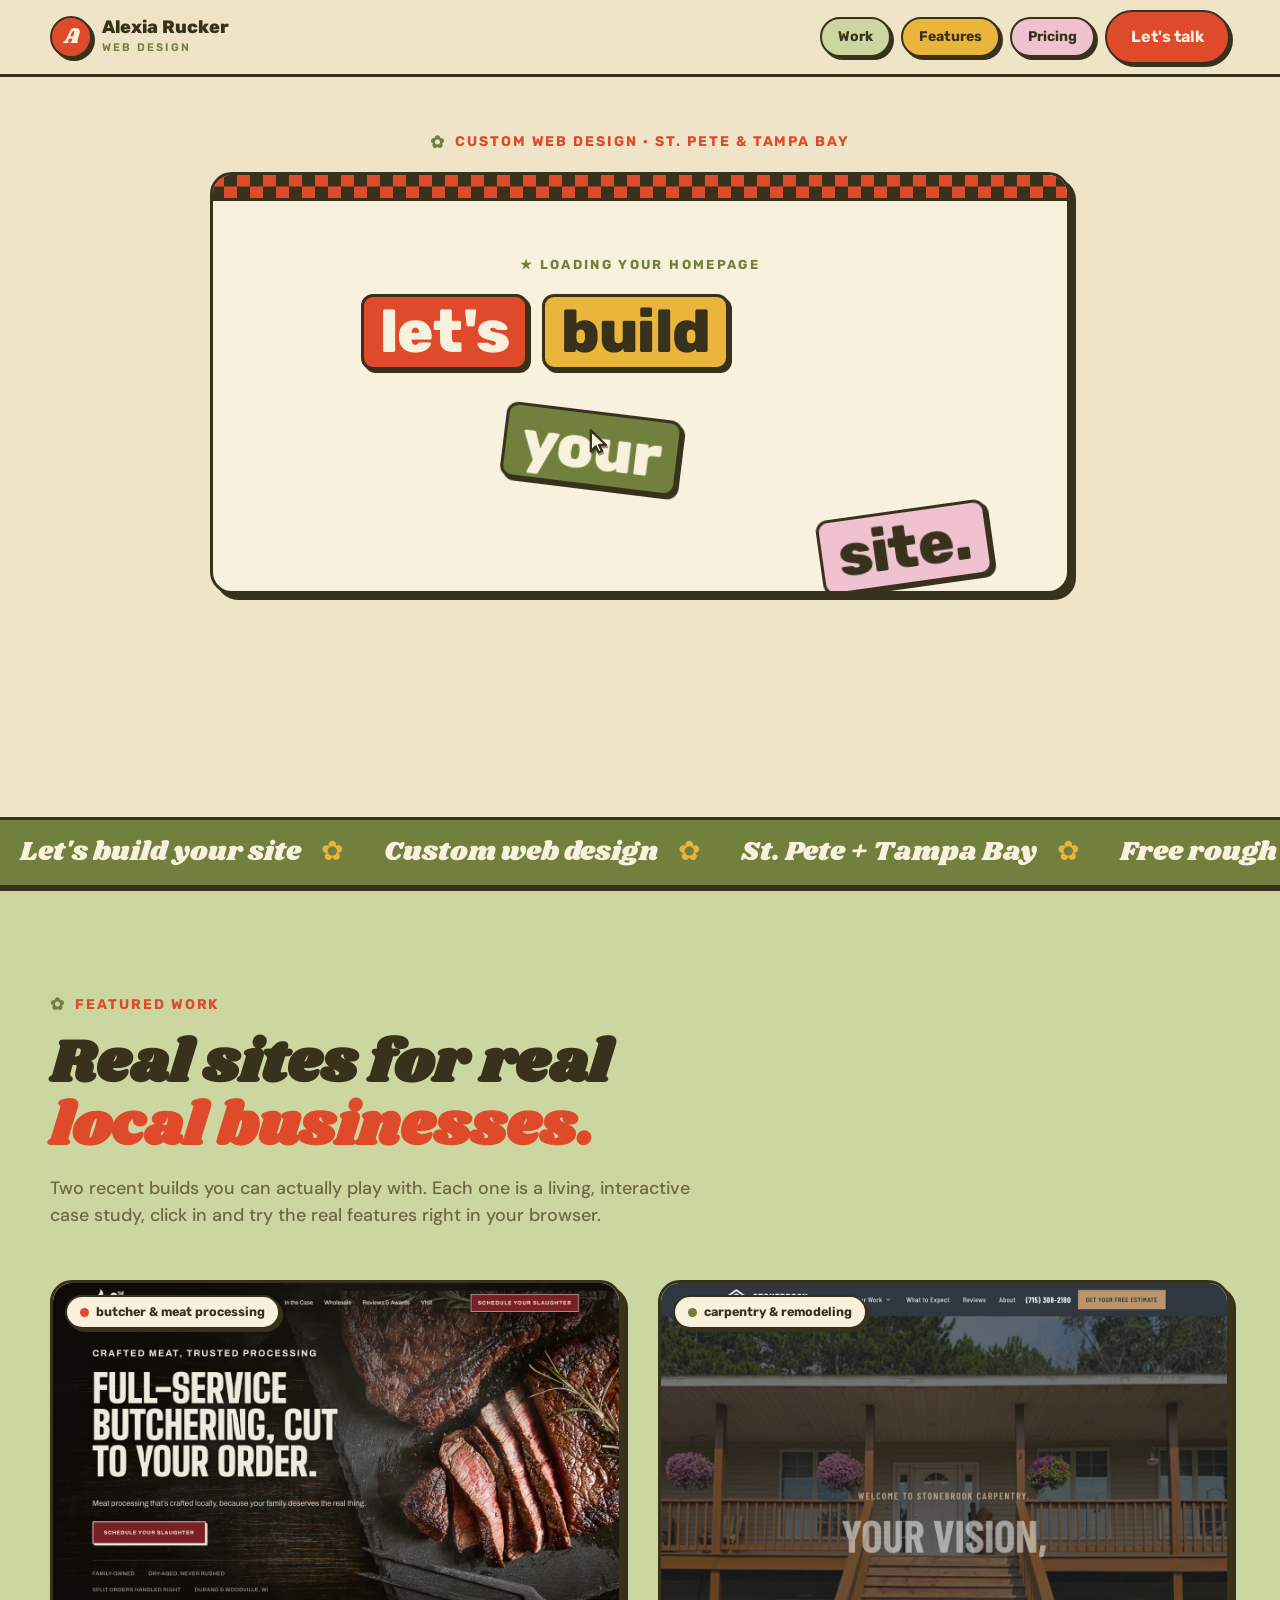
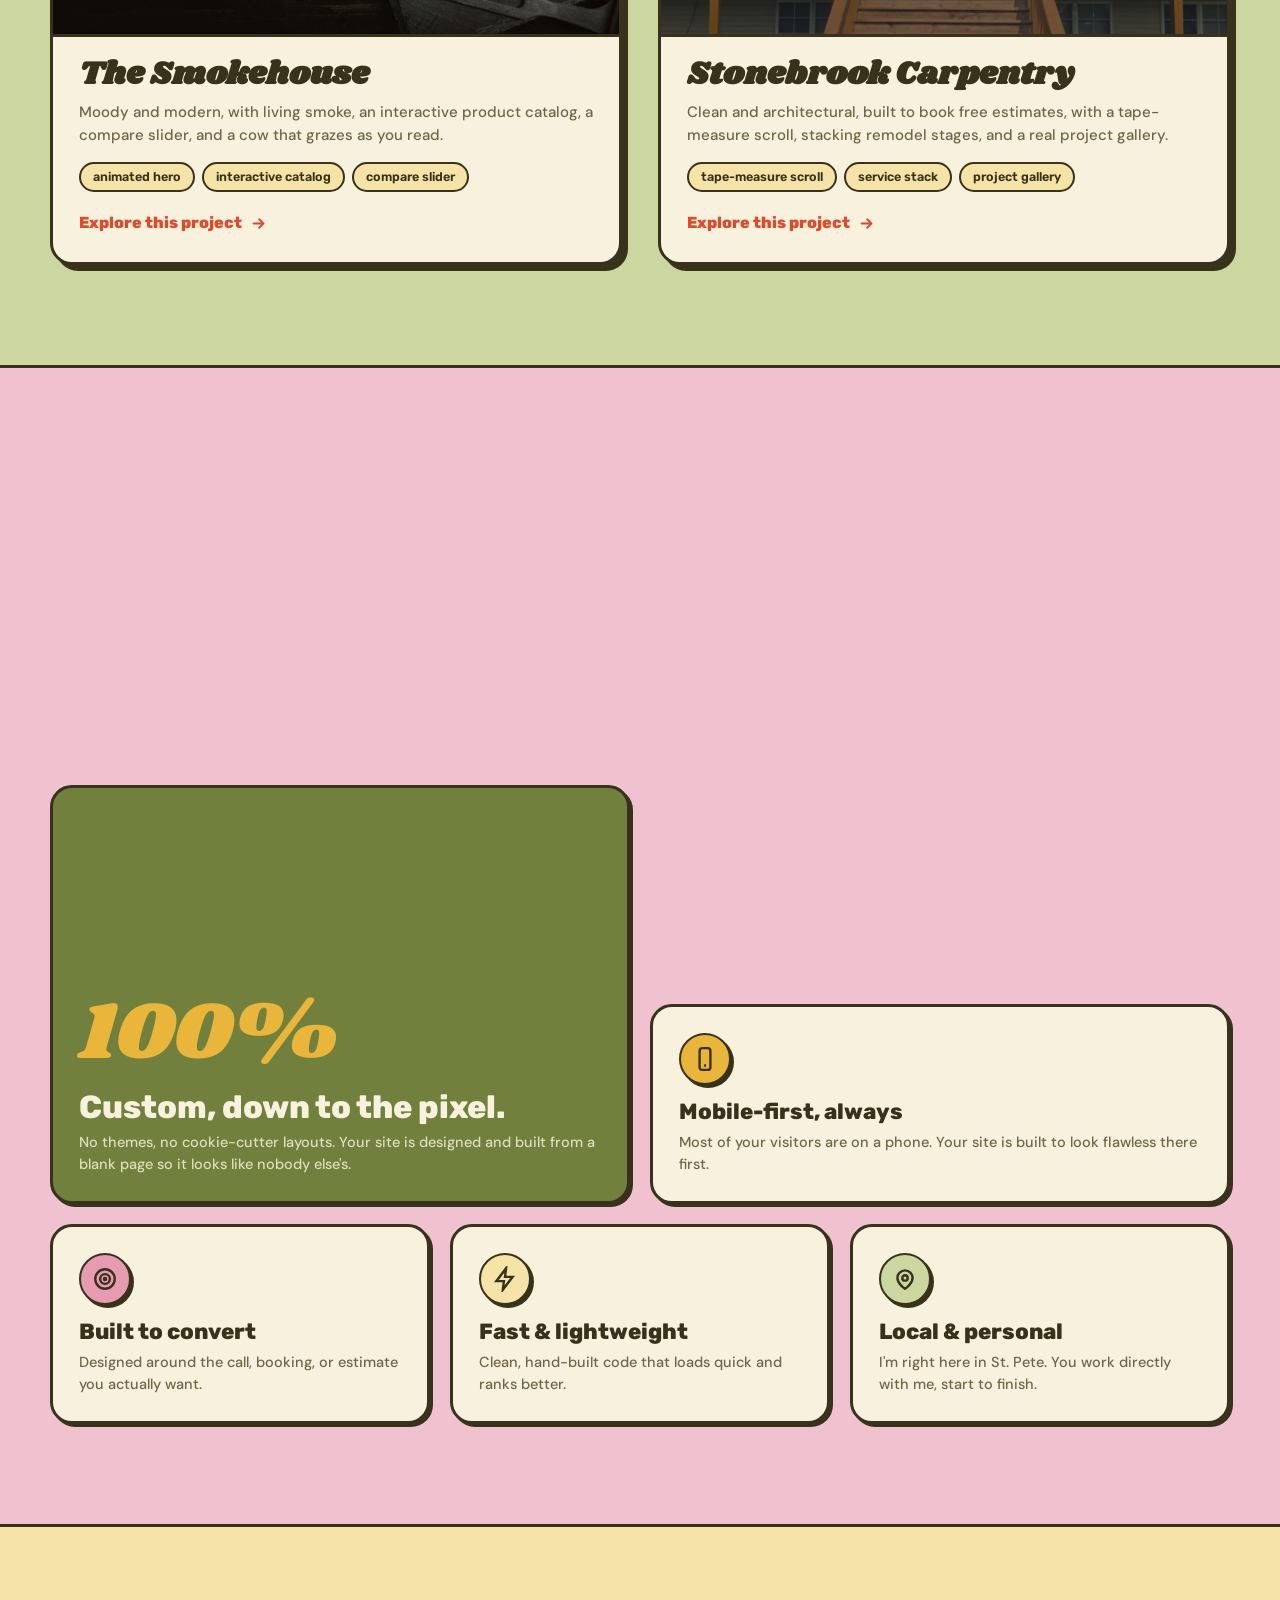
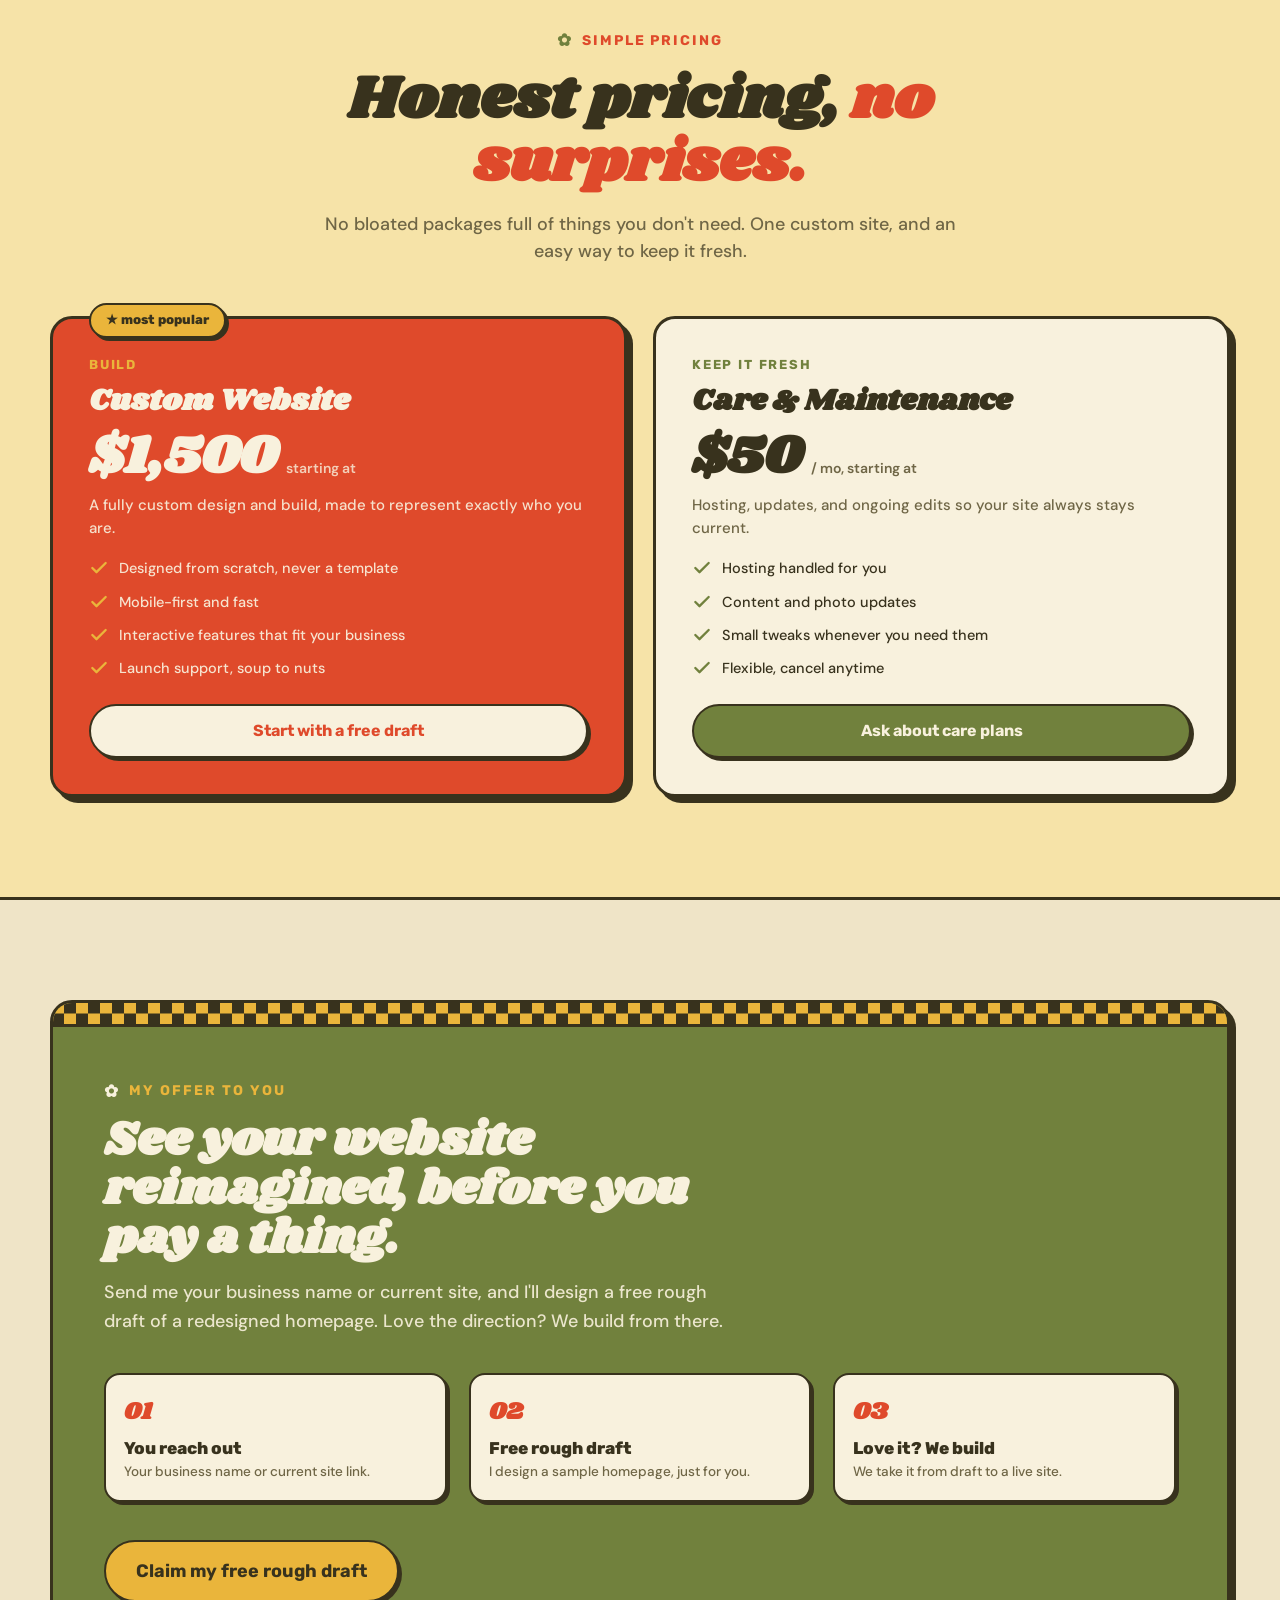
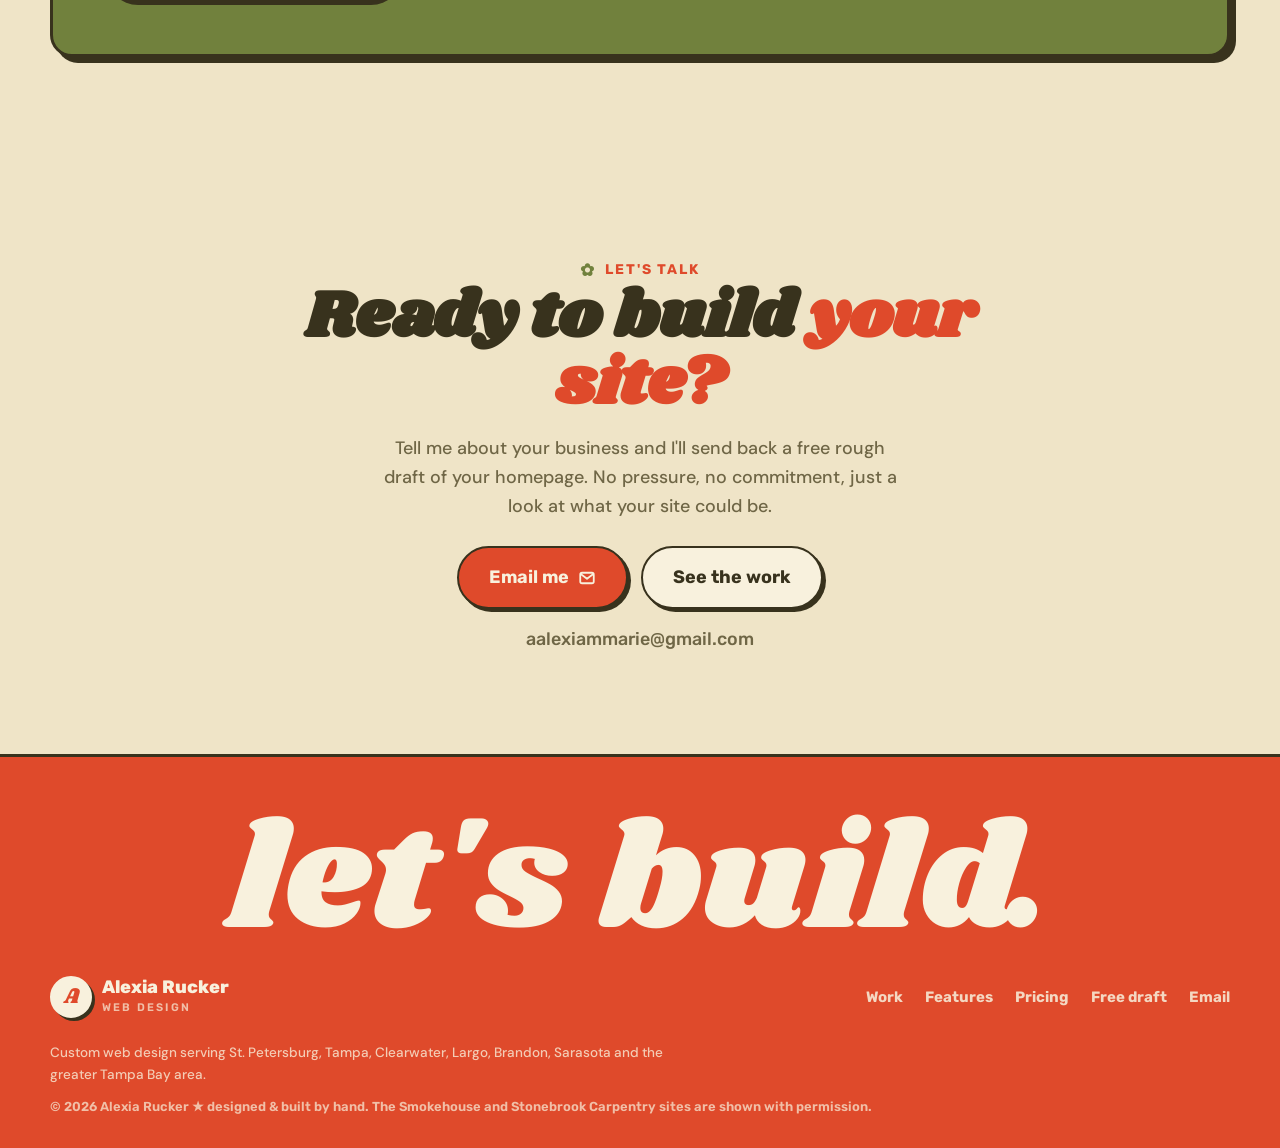
<file: index.html>
<!doctype html>
<html lang="en">
<head>
<meta charset="utf-8">
<meta name="viewport" content="width=device-width,initial-scale=1">
<title>St. Petersburg &amp; Tampa Bay Web Designer | Alexia Rucker</title>
<meta name="description" content="Custom, mobile-first websites for local businesses in St. Petersburg, Tampa, Clearwater and the greater Tampa Bay area. Fully custom, never a template. Free rough draft, no commitment.">
<meta name="author" content="Alexia Rucker">
<meta name="theme-color" content="#efe4c7">
<meta name="geo.region" content="US-FL">
<meta name="geo.placename" content="St. Petersburg, Florida">
<meta name="geo.position" content="27.7676;-82.6403">
<meta name="ICBM" content="27.7676, -82.6403">
<link rel="canonical" href="https://webdesign.simplylexmarie.com/">

<meta property="og:type" content="website">
<meta property="og:title" content="St. Petersburg & Tampa Bay Web Designer | Alexia Rucker">
<meta property="og:description" content="Custom, mobile-first websites for local businesses across St. Petersburg, Tampa and the greater Tampa Bay area. See a free rough draft before you pay a thing.">
<meta property="og:url" content="https://webdesign.simplylexmarie.com/">
<meta property="og:image" content="https://webdesign.simplylexmarie.com/assets/og/og-image.png">
<meta property="og:image:width" content="1200">
<meta property="og:image:height" content="630">
<meta name="twitter:card" content="summary_large_image">
<meta name="twitter:title" content="St. Petersburg & Tampa Bay Web Designer | Alexia Rucker">
<meta name="twitter:description" content="Custom, mobile-first websites for local businesses in St. Pete, Tampa & the greater Tampa Bay area. Free rough draft, no commitment.">
<meta name="twitter:image" content="https://webdesign.simplylexmarie.com/assets/og/og-image.png">

<link rel="icon" href="favicon.svg" type="image/svg+xml">
<link rel="apple-touch-icon" href="favicon.svg">
<link rel="preconnect" href="https://fonts.googleapis.com">
<link rel="preconnect" href="https://fonts.gstatic.com" crossorigin>
<link href="https://fonts.googleapis.com/css2?family=Shrikhand&family=Rubik:wght@500;600;700;800&family=DM+Sans:wght@400;500;600;700&display=swap" rel="stylesheet">
<link rel="stylesheet" href="assets/css/home.css">

<!-- Hold the hero hidden until the drag-in intro is ready, so it never flashes
     the assembled layout first. Fails safe: revealed on a timeout. -->
<style>html.pre .hero__stage,html.pre .screen__sub,html.pre .hero__cta,html.pre .hero__trust,html.pre .sticker{opacity:0}</style>
<script>
  document.documentElement.classList.add('pre');
  setTimeout(function(){document.documentElement.classList.remove('pre');},2800);
</script>

<script type="application/ld+json">
{
  "@context":"https://schema.org",
  "@type":"ProfessionalService",
  "@id":"https://webdesign.simplylexmarie.com/#business",
  "name":"Alexia Rucker Web Design",
  "description":"Custom, mobile-first website design and development for local businesses in St. Petersburg, Tampa and the greater Tampa Bay area.",
  "url":"https://webdesign.simplylexmarie.com/",
  "image":"https://webdesign.simplylexmarie.com/assets/og/og-image.png",
  "email":"aalexiammarie@gmail.com",
  "priceRange":"$$",
  "founder":{"@type":"Person","name":"Alexia Rucker"},
  "address":{"@type":"PostalAddress","addressLocality":"St. Petersburg","addressRegion":"FL","addressCountry":"US"},
  "geo":{"@type":"GeoCoordinates","latitude":27.7676,"longitude":-82.6403},
  "areaServed":[
    {"@type":"City","name":"St. Petersburg"},
    {"@type":"City","name":"Tampa"},
    {"@type":"City","name":"Clearwater"},
    {"@type":"City","name":"Largo"},
    {"@type":"City","name":"Brandon"},
    {"@type":"City","name":"Sarasota"},
    {"@type":"AdministrativeArea","name":"Pinellas County, FL"},
    {"@type":"AdministrativeArea","name":"Hillsborough County, FL"},
    {"@type":"AdministrativeArea","name":"Pasco County, FL"},
    {"@type":"AdministrativeArea","name":"Manatee County, FL"}
  ],
  "knowsAbout":["Web design","Web development","Custom websites","Mobile-first design","Local business websites","Small business web design"],
  "makesOffer":[
    {"@type":"Offer","name":"Custom Website","priceCurrency":"USD","price":"1500","description":"A fully custom design and build, mobile-first."},
    {"@type":"Offer","name":"Care & Maintenance","priceCurrency":"USD","price":"50","description":"Hosting, updates, and ongoing edits, per month."}
  ]
}
</script>
</head>
<body id="top">
<a class="skip" href="#work">Skip to featured work</a>

<!-- ===== NAV ===== -->
<header class="nav">
  <div class="nav__in">
    <a class="brand" href="#top" aria-label="Alexia Rucker, Web Design, home">
      <span class="brand__mark">A</span>
      <span class="brand__txt"><b>Alexia Rucker</b><span>Web Design</span></span>
    </a>
    <nav class="nav__links" aria-label="Primary">
      <a class="lnk" href="#work">Work</a>
      <a class="lnk" href="#features">Features</a>
      <a class="lnk" href="#pricing">Pricing</a>
      <a class="btn btn--pink" href="#contact">Let's talk</a>
    </nav>
  </div>
</header>

<main>
  <!-- ===== HERO ===== -->
  <section class="hero">
    <div class="wrap">
      <div class="hero__eyebrow"><span class="eyebrow">custom web design &middot; st. pete &amp; tampa bay</span></div>

      <div class="hero__stage">
        <!-- doodle stickers -->
        <span class="sticker st--1" aria-hidden="true"><svg viewBox="0 0 32 32"><g fill="#df4a2b" stroke="#38321d" stroke-width="2.3"><circle cx="16" cy="7.5" r="5"/><circle cx="16" cy="24.5" r="5"/><circle cx="7.5" cy="16" r="5"/><circle cx="24.5" cy="16" r="5"/></g><circle cx="16" cy="16" r="4.5" fill="#eab53b" stroke="#38321d" stroke-width="2.3"/></svg></span>
        <span class="sticker st--2" aria-hidden="true"><svg viewBox="0 0 32 32"><path d="M16 2l3.8 8.6 9.4.8-7.1 6.2 2.1 9.2L16 24.8 7.7 29.8l2.1-9.2-7.1-6.2 9.4-.8z" fill="#eab53b" stroke="#38321d" stroke-width="2.3" stroke-linejoin="round"/></svg></span>
        <span class="sticker st--3" aria-hidden="true"><svg viewBox="0 0 32 32"><path d="M16 1c1 8 7 14 15 15-8 1-14 7-15 15-1-8-7-14-15-15 8-1 14-7 15-15z" fill="#71813d" stroke="#38321d" stroke-width="2.3" stroke-linejoin="round"/></svg></span>
        <span class="sticker st--4" aria-hidden="true"><svg viewBox="0 0 32 32"><circle cx="16" cy="16" r="7" fill="#f0c2cf" stroke="#38321d" stroke-width="2.3"/><g stroke="#38321d" stroke-width="2.3" stroke-linecap="round"><path d="M16 2v4M16 26v4M2 16h4M26 16h4M6.5 6.5l2.8 2.8M22.7 22.7l2.8 2.8M25.5 6.5l-2.8 2.8M9.3 22.7l-2.8 2.8"/></g></svg></span>
        <span class="sticker st--5" aria-hidden="true"><svg viewBox="0 0 32 32"><path d="M16 4c.7 5.5 5 9 11 11-6 2-10.3 5.5-11 11-.7-5.5-5-9-11-11 6-2 10.3-5.5 11-11z" fill="#eab53b" stroke="#38321d" stroke-width="2.3" stroke-linejoin="round"/></svg></span>

        <div class="screen">
          <div class="screen__strip"></div>
          <div class="screen__canvas">
            <div class="screen__tag">&#9733; loading your homepage</div>
            <h1 class="headline" aria-label="Let's build your site.">
              <span class="w">Let's</span><span class="w">build</span><span class="w">your</span><span class="w">site.</span>
            </h1>
            <p class="screen__sub">Designed from a blank page and built to feel exactly like you, never a template.</p>
            <div class="hero__cursor" aria-hidden="true">
              <svg viewBox="0 0 24 24"><path d="M5 2l0 18 4.2-4.2 2.6 5.2 2.8-1.3-2.6-5.1 6 0z" fill="#f8f1dd" stroke="#38321d" stroke-width="2" stroke-linejoin="round"/></svg>
            </div>
          </div>
        </div>
      </div>

      <div class="hero__cta">
        <a class="btn btn--pink btn--lg" href="#offer">Get a free rough draft
          <svg viewBox="0 0 24 24" fill="none" stroke="currentColor" stroke-width="2.6"><path d="M5 12h14M13 6l6 6-6 6" stroke-linecap="round" stroke-linejoin="round"/></svg></a>
        <a class="btn btn--lg" href="#work">See the work</a>
      </div>
      <div class="hero__trust">
        <span><b>2</b> live client sites</span><span class="dot">&#9733;</span>
        <span>serving <b>Tampa Bay</b></span><span class="dot">&#9733;</span>
        <span><b>free</b> rough draft</span>
      </div>
    </div>
  </section>

  <!-- ===== MARQUEE ===== -->
  <div class="marquee" aria-hidden="true">
    <div class="marquee__track">
      <span>Let's build your site</span><span>Custom web design</span><span>St. Pete + Tampa Bay</span><span>Free rough draft</span>
      <span>Let's build your site</span><span>Custom web design</span><span>St. Pete + Tampa Bay</span><span>Free rough draft</span>
    </div>
  </div>

  <!-- ===== FEATURED WORK ===== -->
  <section class="section section--sage" id="work">
    <div class="wrap">
      <div class="section__head reveal">
        <span class="eyebrow">featured work</span>
        <h2>Real sites for real <span class="red">local businesses.</span></h2>
        <p>Two recent builds you can actually play with. Each one is a living, interactive case study, click in and try the real features right in your browser.</p>
      </div>
      <div class="work">
        <a class="card reveal" href="projects/smokehouse/" style="--ca:#df4a2b">
          <div class="card__shot">
            <span class="card__tagline"><i></i> butcher &amp; meat processing</span>
            <img src="assets/img/smokehouse-desktop.png" alt="The Smokehouse website, a moody cinematic butcher and meat-processing site" loading="lazy">
          </div>
          <div class="card__body">
            <h3>The Smokehouse</h3>
            <p>Moody and modern, with living smoke, an interactive product catalog, a compare slider, and a cow that grazes as you read.</p>
            <div class="card__chips"><span>animated hero</span><span>interactive catalog</span><span>compare slider</span></div>
            <span class="card__go">Explore this project
              <svg viewBox="0 0 24 24" fill="none" stroke="currentColor" stroke-width="2.6"><path d="M5 12h14M13 6l6 6-6 6" stroke-linecap="round" stroke-linejoin="round"/></svg></span>
          </div>
        </a>
        <a class="card reveal" href="projects/stonebrook/" style="--ca:#71813d" data-delay=".1s">
          <div class="card__shot">
            <span class="card__tagline"><i></i> carpentry &amp; remodeling</span>
            <img src="assets/img/stonebrook-desktop.png" alt="The Stonebrook Carpentry website, a clean architectural carpentry and remodeling site" loading="lazy">
          </div>
          <div class="card__body">
            <h3>Stonebrook Carpentry</h3>
            <p>Clean and architectural, built to book free estimates, with a tape-measure scroll, stacking remodel stages, and a real project gallery.</p>
            <div class="card__chips"><span>tape-measure scroll</span><span>service stack</span><span>project gallery</span></div>
            <span class="card__go">Explore this project
              <svg viewBox="0 0 24 24" fill="none" stroke="currentColor" stroke-width="2.6"><path d="M5 12h14M13 6l6 6-6 6" stroke-linecap="round" stroke-linejoin="round"/></svg></span>
          </div>
        </a>
      </div>
    </div>
  </section>

  <!-- ===== FEATURES (bento) ===== -->
  <section class="section section--pink" id="features">
    <div class="wrap">
      <div class="section__head center reveal">
        <span class="eyebrow">what you get</span>
        <h2>Sites that work as hard <span class="red">as you do.</span></h2>
        <p>Not a drag-and-drop template with your logo dropped on top. Every build is designed around your business, your customers, and the one thing you want them to do.</p>
      </div>
      <div class="bento">
        <div class="b b--feature reveal">
          <div class="b__big">100%</div>
          <h3>Custom, down to the pixel.</h3>
          <p>No themes, no cookie-cutter layouts. Your site is designed and built from a blank page so it looks like nobody else's.</p>
        </div>
        <div class="b b--half reveal" data-delay=".05s">
          <span class="b__ico" style="background:var(--sage)"><svg viewBox="0 0 24 24" fill="none" stroke="currentColor" stroke-width="2.2"><path d="M5 3l15 9-6 1.5L11 20 5 3z"/></svg></span>
          <h3>Interactive by design</h3>
          <p>Scroll effects, hover states, and little moments that make people stay and remember you.</p>
        </div>
        <div class="b b--half reveal" data-delay=".1s">
          <span class="b__ico" style="background:var(--mustard)"><svg viewBox="0 0 24 24" fill="none" stroke="currentColor" stroke-width="2.2"><rect x="7" y="2" width="10" height="20" rx="2.5"/><path d="M11 18h2"/></svg></span>
          <h3>Mobile-first, always</h3>
          <p>Most of your visitors are on a phone. Your site is built to look flawless there first.</p>
        </div>
        <div class="b b--sm reveal">
          <span class="b__ico" style="background:var(--pink-2)"><svg viewBox="0 0 24 24" fill="none" stroke="currentColor" stroke-width="2.2"><circle cx="12" cy="12" r="9"/><circle cx="12" cy="12" r="4.5"/><circle cx="12" cy="12" r="1"/></svg></span>
          <h3>Built to convert</h3>
          <p>Designed around the call, booking, or estimate you actually want.</p>
        </div>
        <div class="b b--sm reveal" data-delay=".05s">
          <span class="b__ico" style="background:var(--mustard-2)"><svg viewBox="0 0 24 24" fill="none" stroke="currentColor" stroke-width="2.2"><path d="M13 2L4 14h7l-1 8 9-12h-7l1-8z"/></svg></span>
          <h3>Fast &amp; lightweight</h3>
          <p>Clean, hand-built code that loads quick and ranks better.</p>
        </div>
        <div class="b b--sm reveal" data-delay=".1s">
          <span class="b__ico" style="background:var(--sage)"><svg viewBox="0 0 24 24" fill="none" stroke="currentColor" stroke-width="2.2"><path d="M12 21s-7-4.5-7-10a7 7 0 0 1 14 0c0 5.5-7 10-7 10z"/><circle cx="12" cy="11" r="2.5"/></svg></span>
          <h3>Local &amp; personal</h3>
          <p>I'm right here in St. Pete. You work directly with me, start to finish.</p>
        </div>
      </div>
    </div>
  </section>

  <!-- ===== PRICING ===== -->
  <section class="section section--mustard" id="pricing">
    <div class="wrap">
      <div class="section__head center reveal">
        <span class="eyebrow">simple pricing</span>
        <h2>Honest pricing, <span class="red">no surprises.</span></h2>
        <p>No bloated packages full of things you don't need. One custom site, and an easy way to keep it fresh.</p>
      </div>
      <div class="price">
        <div class="plan plan--hot reveal">
          <span class="plan__badge">&#9733; most popular</span>
          <span class="plan__tag">build</span>
          <h3>Custom Website</h3>
          <div class="plan__amt"><b>$1,500</b><span>starting at</span></div>
          <p class="plan__desc">A fully custom design and build, made to represent exactly who you are.</p>
          <ul>
            <li><svg viewBox="0 0 24 24" fill="none" stroke="currentColor" stroke-width="2.8"><path d="M4 12l5 5L20 6" stroke-linecap="round" stroke-linejoin="round"/></svg> Designed from scratch, never a template</li>
            <li><svg viewBox="0 0 24 24" fill="none" stroke="currentColor" stroke-width="2.8"><path d="M4 12l5 5L20 6" stroke-linecap="round" stroke-linejoin="round"/></svg> Mobile-first and fast</li>
            <li><svg viewBox="0 0 24 24" fill="none" stroke="currentColor" stroke-width="2.8"><path d="M4 12l5 5L20 6" stroke-linecap="round" stroke-linejoin="round"/></svg> Interactive features that fit your business</li>
            <li><svg viewBox="0 0 24 24" fill="none" stroke="currentColor" stroke-width="2.8"><path d="M4 12l5 5L20 6" stroke-linecap="round" stroke-linejoin="round"/></svg> Launch support, soup to nuts</li>
          </ul>
          <a class="btn btn--pink" href="#offer">Start with a free draft</a>
        </div>
        <div class="plan reveal" data-delay=".08s">
          <span class="plan__tag">keep it fresh</span>
          <h3>Care &amp; Maintenance</h3>
          <div class="plan__amt"><b>$50</b><span>/ mo, starting at</span></div>
          <p class="plan__desc">Hosting, updates, and ongoing edits so your site always stays current.</p>
          <ul>
            <li><svg viewBox="0 0 24 24" fill="none" stroke="currentColor" stroke-width="2.8"><path d="M4 12l5 5L20 6" stroke-linecap="round" stroke-linejoin="round"/></svg> Hosting handled for you</li>
            <li><svg viewBox="0 0 24 24" fill="none" stroke="currentColor" stroke-width="2.8"><path d="M4 12l5 5L20 6" stroke-linecap="round" stroke-linejoin="round"/></svg> Content and photo updates</li>
            <li><svg viewBox="0 0 24 24" fill="none" stroke="currentColor" stroke-width="2.8"><path d="M4 12l5 5L20 6" stroke-linecap="round" stroke-linejoin="round"/></svg> Small tweaks whenever you need them</li>
            <li><svg viewBox="0 0 24 24" fill="none" stroke="currentColor" stroke-width="2.8"><path d="M4 12l5 5L20 6" stroke-linecap="round" stroke-linejoin="round"/></svg> Flexible, cancel anytime</li>
          </ul>
          <a class="btn btn--mint" href="#contact">Ask about care plans</a>
        </div>
      </div>
    </div>
  </section>

  <!-- ===== OFFER ===== -->
  <section class="section" id="offer">
    <div class="wrap">
      <div class="offer reveal">
        <div class="offer__strip"></div>
        <div class="offer__in">
          <span class="eyebrow">my offer to you</span>
          <h2>See your website reimagined, before you pay a thing.</h2>
          <p>Send me your business name or current site, and I'll design a free rough draft of a redesigned homepage. Love the direction? We build from there.</p>
          <div class="offer__steps">
            <div class="offer__st"><b>01</b><h4>You reach out</h4><p>Your business name or current site link.</p></div>
            <div class="offer__st"><b>02</b><h4>Free rough draft</h4><p>I design a sample homepage, just for you.</p></div>
            <div class="offer__st"><b>03</b><h4>Love it? We build</h4><p>We take it from draft to a live site.</p></div>
          </div>
          <a class="btn btn--yellow btn--lg" href="mailto:aalexiammarie@gmail.com?subject=Free%20rough%20draft%20request&amp;body=Hi%20Alexia!%20Here's%20my%20business%20name%20(or%20current%20site):%20">Claim my free rough draft</a>
        </div>
      </div>
    </div>
  </section>

  <!-- ===== CONTACT ===== -->
  <section class="section contact" id="contact">
    <div class="wrap reveal">
      <span class="eyebrow" style="display:inline-flex">let's talk</span>
      <h2>Ready to build <span class="red">your site?</span></h2>
      <p>Tell me about your business and I'll send back a free rough draft of your homepage. No pressure, no commitment, just a look at what your site could be.</p>
      <div class="contact__cta">
        <a class="btn btn--pink btn--lg" href="mailto:aalexiammarie@gmail.com?subject=New%20project%20inquiry&amp;body=Hi%20Alexia!%20I'd%20love%20to%20talk%20about%20a%20website%20for%20my%20business.%20">Email me
          <svg viewBox="0 0 24 24" fill="none" stroke="currentColor" stroke-width="2.4"><rect x="3" y="5" width="18" height="14" rx="2.5"/><path d="M4 7l8 6 8-6" stroke-linecap="round" stroke-linejoin="round"/></svg></a>
        <a class="btn btn--lg" href="#work">See the work</a>
      </div>
      <p class="contact__email">aalexiammarie@gmail.com</p>
    </div>
  </section>
</main>

<!-- ===== FOOTER ===== -->
<footer class="foot">
  <div class="wrap">
    <div class="foot__big">let's build.</div>
    <div class="foot__row">
      <a class="brand" href="#top">
        <span class="brand__mark">A</span>
        <span class="brand__txt"><b>Alexia Rucker</b><span>Web Design</span></span>
      </a>
      <nav class="foot__links" aria-label="Footer">
        <a href="#work">Work</a>
        <a href="#features">Features</a>
        <a href="#pricing">Pricing</a>
        <a href="#offer">Free draft</a>
        <a href="mailto:aalexiammarie@gmail.com">Email</a>
      </nav>
    </div>
    <p class="foot__areas">Custom web design serving St. Petersburg, Tampa, Clearwater, Largo, Brandon, Sarasota and the greater Tampa Bay area.</p>
    <p class="foot__fine">&copy; <span id="yr"></span> Alexia Rucker &#9733; designed &amp; built by hand. The Smokehouse and Stonebrook Carpentry sites are shown with permission.</p>
  </div>
</footer>

<script src="https://cdnjs.cloudflare.com/ajax/libs/gsap/3.12.5/gsap.min.js"></script>
<script src="assets/js/home.js" defer></script>
</body>
</html>
</file>
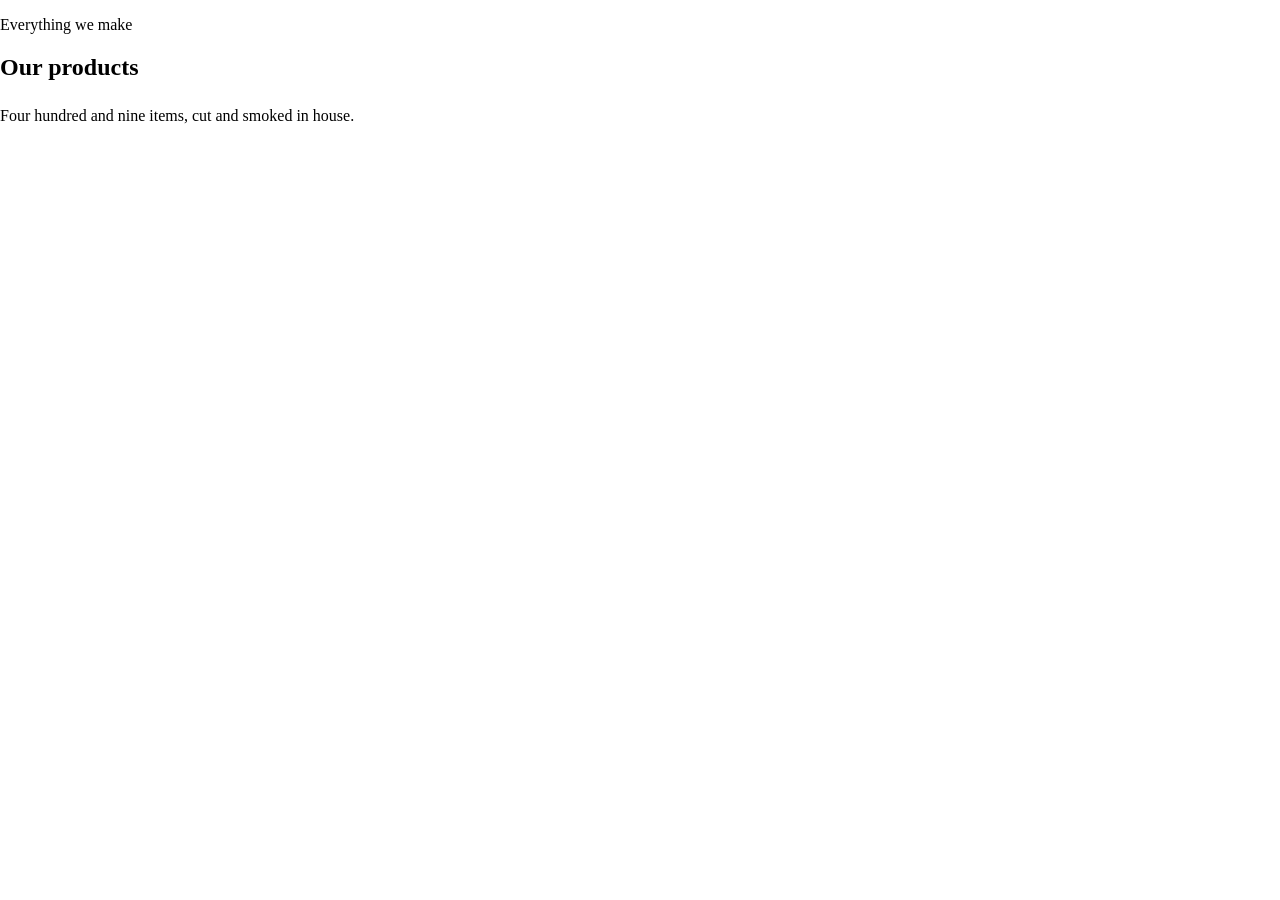
<file: projects/smokehouse/sh-catalog.html>
<!doctype html><html lang="en" class="js"><head><meta charset="utf-8">
<base href="https://brilliantimpact-media.github.io/smokehouse-website/">
<meta name="viewport" content="width=device-width,initial-scale=1">
<title>Product catalog</title>
<link rel="preconnect" href="https://fonts.googleapis.com"><link rel="preconnect" href="https://fonts.gstatic.com" crossorigin><link href="https://fonts.googleapis.com/css2?family=Big+Shoulders+Display:wght@700;800;900&family=Archivo:wght@400;500;600;700&family=Caveat:wght@600&family=Courier+Prime:wght@400;700&display=swap" rel="stylesheet">
<link rel="stylesheet" href="assets/css/site.css?v=20261008a">
<style>
  html,body{margin:0;padding:0;background:transparent}
  :root{--header-h:0px}
  ::-webkit-scrollbar{width:10px;height:10px}::-webkit-scrollbar-thumb{background:rgba(120,90,80,.35);border-radius:8px}
  /* ==========================================================================
   HOMEPAGE, scoped to this page.
   Cinematic steak+smoke hero (unchanged) handing off into the scroll flow.
   ========================================================================== */

/* --- hero tagline: was too small and too low-contrast over the steak ----- */
.cinema .eyebrow--plain {
  font-size: clamp(1rem, 2vw, 1.45rem);
  font-weight: 700;
  letter-spacing: .14em;
  color: var(--paper);
  margin-bottom: 1.5rem;
  text-shadow: 0 2px 6px rgba(20,16,13,.9), 0 0 26px rgba(20,16,13,.75);
}

/* --- statement: quiet connectives, loud claims ---------------------------- */
.statement { padding-block: clamp(5rem, 12vh, 9rem) !important; }
.statement__grid { display: grid; gap: clamp(2rem, 5vw, 4rem); align-items: start; }
@media (min-width: 900px) { .statement__grid { grid-template-columns: 1.35fr .65fr; } }

.q1 { margin: 0; max-width: none; text-transform: none; letter-spacing: 0; }
.q1 .lo {
  display: block;
  font-family: var(--font-body); font-weight: 400; text-transform: none;
  font-size: clamp(.98rem, 1.25vw, 1.18rem); line-height: 1.4;
  color: var(--ink-3); letter-spacing: 0; margin-bottom: .25em;
}
.q1 .hi {
  display: block;
  font-family: var(--font-display); font-weight: 900; text-transform: uppercase;
  font-size: clamp(1.75rem, 3.5vw, 3.05rem); line-height: .98;
  color: var(--ink); letter-spacing: 0;
}
.q1 .hi + .lo { margin-top: .5em; }
.q1 .red { color: var(--oxblood); }

.statement__aside {
  border-left: 2px solid var(--oxblood);
  padding-left: clamp(1rem, 1.6vw, 1.4rem);
  font-size: .95rem; line-height: 1.6; color: var(--ink-3);
}
.statement__aside p { margin: 0; }
.statement__aside .annot { margin-top: 1.1rem; }
.statement__aside .stamp { --stamp-size: clamp(112px, 12vw, 150px); margin-top: 1.6rem; }

/* --- pinned differentiator sequence -------------------------------------- */
.seq { height: 420vh; position: relative; background: var(--char); color: var(--paper); border: 0 !important; padding: 0 !important; }
.seq__sticky {
  position: sticky; top: 0; height: 100vh; overflow: hidden;
  display: grid; align-content: center; gap: clamp(1.5rem, 4vh, 3rem);
  padding-inline: var(--gutter);
  padding-bottom: 20vh;                 /* keeps the copy clear of the grass line */
}
.seq__main {
  display: grid; grid-template-columns: minmax(0,1fr) auto;
  align-items: start; gap: clamp(1.5rem, 4vw, 4rem);
}
.seq__count {
  font-family: var(--font-display); font-weight: 900;
  font-size: clamp(3.5rem, 11vw, 9rem); line-height: .82; letter-spacing: -.05em;
  color: color-mix(in srgb, var(--paper) 10%, transparent);
  font-variant-numeric: tabular-nums;
  justify-self: end; align-self: start;
}
@media (max-width: 760px) { .seq__count { display: none; } }
.seq__panels { position: relative; max-width: 900px; }
.seq__panel {
  position: absolute; inset: 0;
  opacity: 0; transform: translateY(26px);
  transition: opacity .45s ease, transform .45s cubic-bezier(.16,1,.3,1);
  pointer-events: none;
}
.seq__panel.active { position: relative; opacity: 1; transform: none; pointer-events: auto; }
.seq__panel h3 {
  font-family: var(--font-display); font-weight: 900;
  font-size: clamp(2.6rem, 8vw, 6.5rem); line-height: .95;
  letter-spacing: -.035em; text-transform: uppercase;
  color: var(--paper); margin: 0 0 1.4rem;
}
.seq__panel p {
  font-size: clamp(1.05rem, 1.5vw, 1.3rem);
  color: color-mix(in srgb, var(--paper) 76%, var(--char));
  max-width: 52ch;
}
.seq__bar {
  position: absolute; bottom: 9vh; left: var(--gutter); right: var(--gutter);
  height: 4px; background: color-mix(in srgb, var(--paper) 15%, transparent);
}
.seq__bar i { position: absolute; inset-block: 0; left: 0; width: 0; background: var(--paper); }

/* stylisation pass: the panel was flat charcoal, so it now carries the same
   smoke, oxblood and letterpress the hero does. Structure and copy unchanged. */
.seq__sticky::after {
  content: ""; position: absolute; inset: 0; pointer-events: none; z-index: 0;
}
.seq__sticky::after {
  opacity: .26; mix-blend-mode: overlay;
  background-image: url("data:image/svg+xml,%3Csvg xmlns='http://www.w3.org/2000/svg' width='160' height='160'%3E%3Cfilter id='n'%3E%3CfeTurbulence type='fractalNoise' baseFrequency='0.9' numOctaves='2'/%3E%3CfeColorMatrix values='0 0 0 0 1 0 0 0 0 1 0 0 0 0 1 0 0 0 .5 0'/%3E%3C/filter%3E%3Crect width='160' height='160' filter='url(%23n)' opacity='.4'/%3E%3C/svg%3E");
}
/* z-index only: the blanket position:relative here was overriding the
   absolute placement on the counter, the label and the progress bar. */
.seq__sticky > * { z-index: 1; }
.seq__count {
  color: color-mix(in srgb, var(--oxblood) 55%, transparent);
  text-shadow: 0 2px 0 rgba(0,0,0,.35);
}
.seq__panel h3 {
  margin-bottom: 1rem;
  text-shadow: 0 1px 0 rgba(255,255,255,.09), 0 -1px 0 rgba(0,0,0,.55);
}
.seq__panel h3::after {
  content: ""; display: block; width: 92px; height: 5px;
  background: var(--oxblood); margin-top: 1.2rem;
}
.seq__label { color: color-mix(in srgb, var(--paper) 66%, transparent); }

/* Phones: the panel is short and the counter is hidden, so 100vh left a large
   dead field under the copy. Tighter padding and a shorter scroll track. */
@media (max-width: 760px) {
  .seq { height: 320vh; }
  /* anchor the copy just above the grass so the slack collects at the top,
     under the header, instead of opening a gap in the middle of the panel */
  .seq__sticky { align-content: end; padding-bottom: calc(22vh + 46px); gap: 1rem; }
  .seq__panel h3 { font-size: clamp(2.3rem, 12.5vw, 3.4rem); margin-bottom: .8rem; }
  .seq__panel h3::after { margin-top: .9rem; width: 72px; height: 4px; }
  .seq__panel p { font-size: 1.02rem; }
  .seq__label { bottom: calc(9vh + 60px); font-size: .64rem; }
}
.seq__bar { height: 3px; background: color-mix(in srgb, var(--paper) 13%, transparent); }
.seq__bar i {
  background: var(--oxblood);
  box-shadow: 0 0 16px rgba(122,31,38,.85);
}
.seq__grass {
  position: absolute; left: 0; right: 0; bottom: 0; height: 22px;
  background-color: #5c6b3c;
  -webkit-mask: url("assets/img/grass.svg") repeat-x bottom left / 72px 22px;
          mask: url("assets/img/grass.svg") repeat-x bottom left / 72px 22px;
  opacity: .9; pointer-events: none;
  /* everything the cow has walked past has been eaten */
  clip-path: inset(0 0 0 var(--q, 0%));
  transition: clip-path .18s linear;
}
.seq__cow {
  position: absolute; left: var(--q, 0%); bottom: 2px;
  width: clamp(62px, 6.5vw, 96px); aspect-ratio: 420 / 262;
  transform: translateX(-88%);              /* muzzle lands on the grass edge */
  background-color: var(--paper);
  -webkit-mask: url("assets/img/cow.png") no-repeat center bottom / contain;
          mask: url("assets/img/cow.png") no-repeat center bottom / contain;
  transition: left .18s linear; pointer-events: none;
}
@media (prefers-reduced-motion: reduce) {
  .seq__cow, .seq__grass { transition: none; }
}
.seq__label {
  position: absolute; bottom: calc(9vh + 78px); left: var(--gutter);
  font-family: var(--font-ui); font-size: .72rem; font-weight: 600;
  letter-spacing: .16em; text-transform: uppercase;
  color: color-mix(in srgb, var(--paper) 55%, transparent);
}

/* --- comparison ----------------------------------------------------------- */
.compare { padding-block: clamp(5rem, 12vh, 9rem) !important; }
.compare table { min-width: 0; }
.compare th:not(:first-child), .compare td:not(:first-child) { text-align: center; width: 9rem; }
.compare td b { font-family: var(--font-ui); font-size: 1.15rem; }
.compare .no { color: var(--ink-3); opacity: .55; }


/* --- closing -------------------------------------------------------------- */
.closing {
  min-height: 0; display: grid; place-content: center; text-align: center;
  background: var(--char); color: var(--paper);
  gap: .7rem; padding: clamp(2.4rem, 5vh, 3.6rem) var(--gutter) !important;
  border: 0 !important;
}
.closing h2 {
  font-family: var(--font-display); font-weight: 900;
  font-size: clamp(2rem, 5.2vw, 4rem); line-height: .96;
  letter-spacing: -.035em; text-transform: uppercase;
  color: var(--paper); max-width: 18ch; margin-inline: auto;
}
.closing p { color: color-mix(in srgb, var(--paper) 75%, var(--char)); margin-inline: auto; }
.closing .btn-row { margin-top: .9rem; }
.closing .btn { padding: .7rem 1.5rem; font-size: .72rem; letter-spacing: .14em; }

/* --- big footer wordmark -------------------------------------------------- */
.footer-mega {
  font-family: var(--font-display); font-weight: 900;
  font-size: clamp(1.4rem, 4vw, 3.2rem); line-height: 1; letter-spacing: -.02em;
  text-transform: uppercase; color: color-mix(in srgb, var(--paper) 20%, var(--ink));
  margin: 2.5rem 0 0; user-select: none;
}
main,section{max-width:100%}body{overflow-x:hidden}
</style>
</head>
<body class="">
<main>  <section class="products" id="products">
    <div class="shell">
      <p class="eyebrow eyebrow--plain" data-reveal="fade">Everything we make</p>
      <h2 data-reveal>Our products</h2>
      <div class="signgrid" id="signgrid" data-reveal></div>
      <p class="annot" style="margin-top:1.6rem">Four hundred and nine items, cut and smoked in house.</p>
    </div>
  </section></main>
<dialog class="pmodal" id="pmodal" aria-labelledby="pmodalTitle">
  <div class="pmodal__sheet">
    <button class="pmodal__close" id="pmodalClose" type="button" aria-label="Close"></button>
    <header class="pmodal__head">
      <span class="pmodal__seal" aria-hidden="true"><span class="pmodal__glyph" id="pmodalGlyph"></span></span>
      <div>
        <h2 class="pmodal__title" id="pmodalTitle">Sausage</h2>
        <p class="pmodal__sub" id="pmodalSub">54 items</p>
        <p class="pmodal__note" id="pmodalNote" hidden></p>
      </div>
    </header>
    <div class="pmodal__body" id="pmodalBody"></div>
  </div>
</dialog>
<script src="assets/js/site.js?v=20261006u"></script><script>
(function(){var last=0;function post(){var h=Math.ceil(document.documentElement.scrollHeight);if(Math.abs(h-last)<2)return;last=h;try{parent.postMessage({shFrame:(location.pathname.split('/').pop()||''),shHeight:h},'*');}catch(e){}}
addEventListener('load',post);addEventListener('resize',post);
if(window.ResizeObserver){new ResizeObserver(post).observe(document.body);}
setTimeout(post,200);setTimeout(post,800);setTimeout(post,1800);
document.addEventListener('click',function(){setTimeout(post,60);setTimeout(post,500);});})();
</script>
</body></html>
</file>
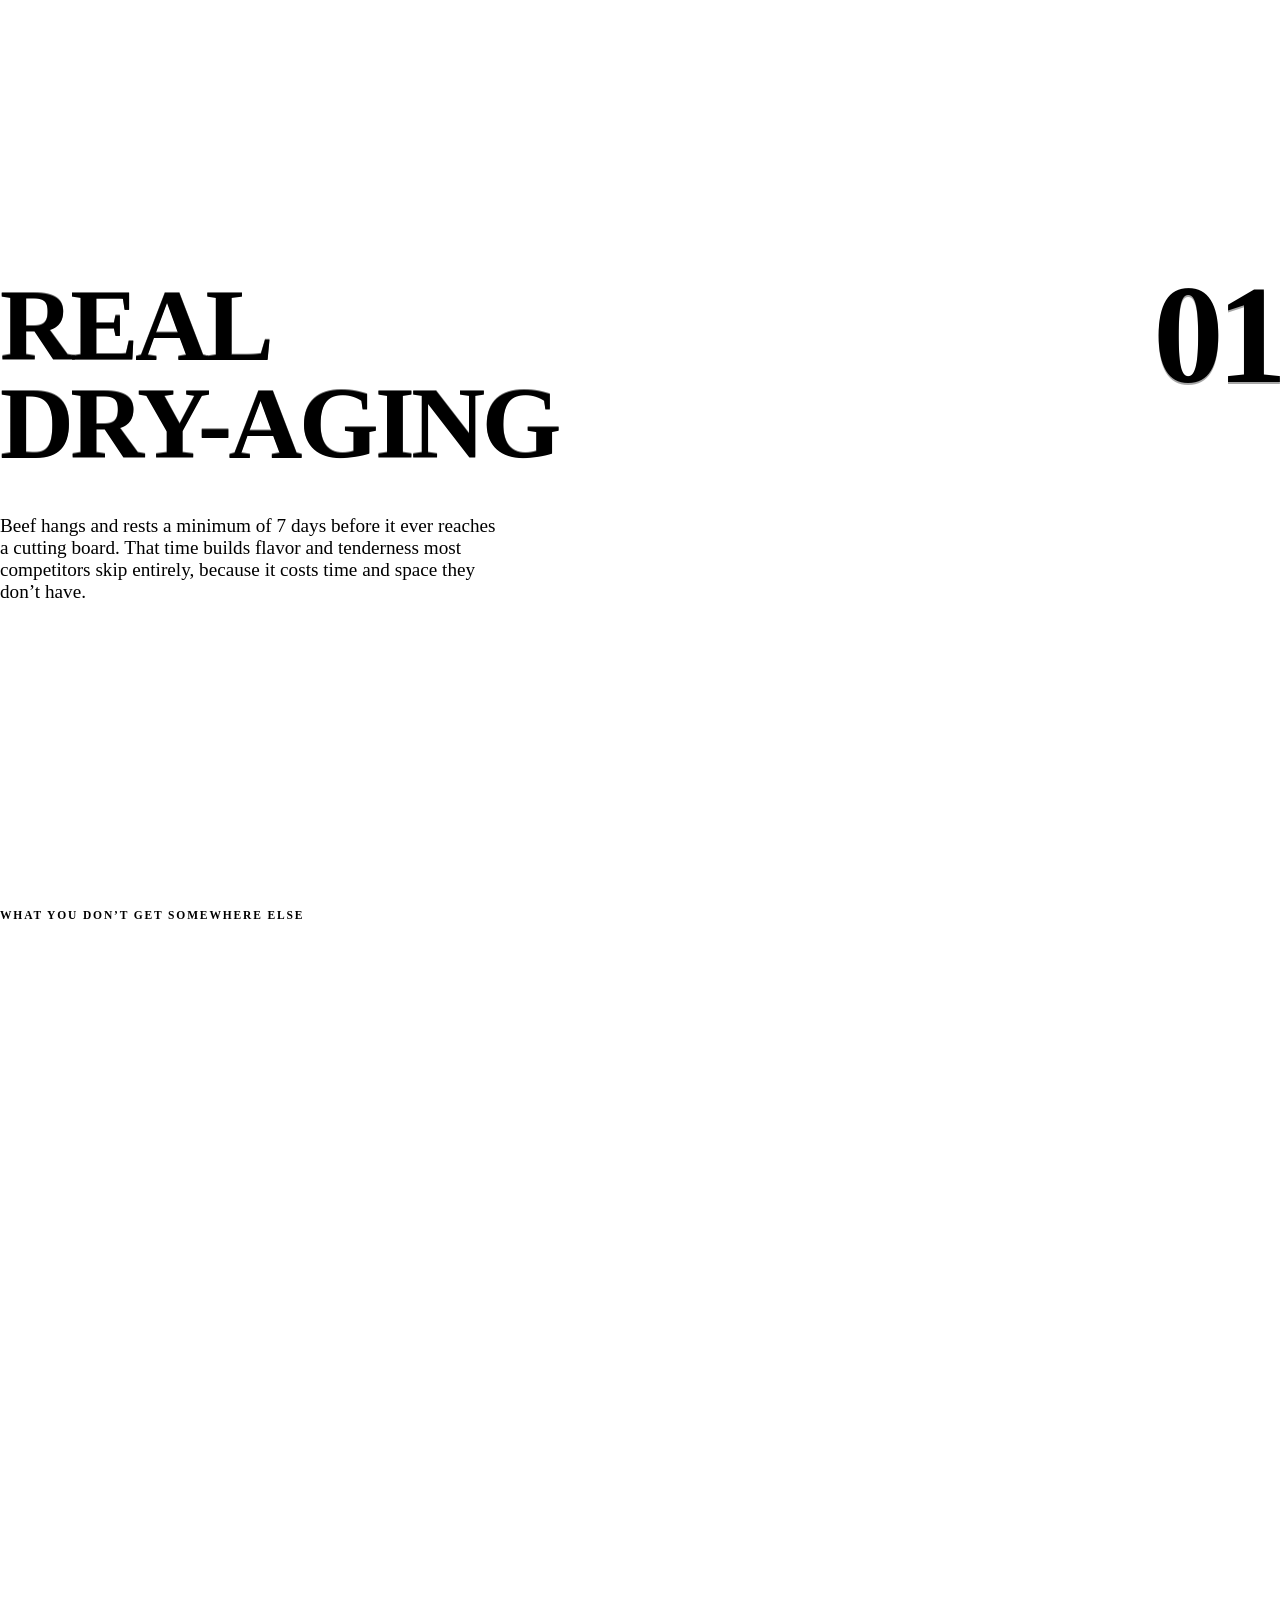
<file: projects/smokehouse/sh-seq.html>
<!doctype html><html lang="en" class="js"><head><meta charset="utf-8">
<base href="https://brilliantimpact-media.github.io/smokehouse-website/">
<meta name="viewport" content="width=device-width,initial-scale=1">
<title>Grazing cow</title>
<link rel="preconnect" href="https://fonts.googleapis.com"><link rel="preconnect" href="https://fonts.gstatic.com" crossorigin><link href="https://fonts.googleapis.com/css2?family=Big+Shoulders+Display:wght@700;800;900&family=Archivo:wght@400;500;600;700&family=Caveat:wght@600&family=Courier+Prime:wght@400;700&display=swap" rel="stylesheet">
<link rel="stylesheet" href="assets/css/site.css?v=20261008a">
<style>
  html,body{margin:0;padding:0;background:transparent}
  :root{--header-h:0px}
  ::-webkit-scrollbar{width:10px;height:10px}::-webkit-scrollbar-thumb{background:rgba(120,90,80,.35);border-radius:8px}
  /* ==========================================================================
   HOMEPAGE, scoped to this page.
   Cinematic steak+smoke hero (unchanged) handing off into the scroll flow.
   ========================================================================== */

/* --- hero tagline: was too small and too low-contrast over the steak ----- */
.cinema .eyebrow--plain {
  font-size: clamp(1rem, 2vw, 1.45rem);
  font-weight: 700;
  letter-spacing: .14em;
  color: var(--paper);
  margin-bottom: 1.5rem;
  text-shadow: 0 2px 6px rgba(20,16,13,.9), 0 0 26px rgba(20,16,13,.75);
}

/* --- statement: quiet connectives, loud claims ---------------------------- */
.statement { padding-block: clamp(5rem, 12vh, 9rem) !important; }
.statement__grid { display: grid; gap: clamp(2rem, 5vw, 4rem); align-items: start; }
@media (min-width: 900px) { .statement__grid { grid-template-columns: 1.35fr .65fr; } }

.q1 { margin: 0; max-width: none; text-transform: none; letter-spacing: 0; }
.q1 .lo {
  display: block;
  font-family: var(--font-body); font-weight: 400; text-transform: none;
  font-size: clamp(.98rem, 1.25vw, 1.18rem); line-height: 1.4;
  color: var(--ink-3); letter-spacing: 0; margin-bottom: .25em;
}
.q1 .hi {
  display: block;
  font-family: var(--font-display); font-weight: 900; text-transform: uppercase;
  font-size: clamp(1.75rem, 3.5vw, 3.05rem); line-height: .98;
  color: var(--ink); letter-spacing: 0;
}
.q1 .hi + .lo { margin-top: .5em; }
.q1 .red { color: var(--oxblood); }

.statement__aside {
  border-left: 2px solid var(--oxblood);
  padding-left: clamp(1rem, 1.6vw, 1.4rem);
  font-size: .95rem; line-height: 1.6; color: var(--ink-3);
}
.statement__aside p { margin: 0; }
.statement__aside .annot { margin-top: 1.1rem; }
.statement__aside .stamp { --stamp-size: clamp(112px, 12vw, 150px); margin-top: 1.6rem; }

/* --- pinned differentiator sequence -------------------------------------- */
.seq { height: 420vh; position: relative; background: var(--char); color: var(--paper); border: 0 !important; padding: 0 !important; }
.seq__sticky {
  position: sticky; top: 0; height: 100vh; overflow: hidden;
  display: grid; align-content: center; gap: clamp(1.5rem, 4vh, 3rem);
  padding-inline: var(--gutter);
  padding-bottom: 20vh;                 /* keeps the copy clear of the grass line */
}
.seq__main {
  display: grid; grid-template-columns: minmax(0,1fr) auto;
  align-items: start; gap: clamp(1.5rem, 4vw, 4rem);
}
.seq__count {
  font-family: var(--font-display); font-weight: 900;
  font-size: clamp(3.5rem, 11vw, 9rem); line-height: .82; letter-spacing: -.05em;
  color: color-mix(in srgb, var(--paper) 10%, transparent);
  font-variant-numeric: tabular-nums;
  justify-self: end; align-self: start;
}
@media (max-width: 760px) { .seq__count { display: none; } }
.seq__panels { position: relative; max-width: 900px; }
.seq__panel {
  position: absolute; inset: 0;
  opacity: 0; transform: translateY(26px);
  transition: opacity .45s ease, transform .45s cubic-bezier(.16,1,.3,1);
  pointer-events: none;
}
.seq__panel.active { position: relative; opacity: 1; transform: none; pointer-events: auto; }
.seq__panel h3 {
  font-family: var(--font-display); font-weight: 900;
  font-size: clamp(2.6rem, 8vw, 6.5rem); line-height: .95;
  letter-spacing: -.035em; text-transform: uppercase;
  color: var(--paper); margin: 0 0 1.4rem;
}
.seq__panel p {
  font-size: clamp(1.05rem, 1.5vw, 1.3rem);
  color: color-mix(in srgb, var(--paper) 76%, var(--char));
  max-width: 52ch;
}
.seq__bar {
  position: absolute; bottom: 9vh; left: var(--gutter); right: var(--gutter);
  height: 4px; background: color-mix(in srgb, var(--paper) 15%, transparent);
}
.seq__bar i { position: absolute; inset-block: 0; left: 0; width: 0; background: var(--paper); }

/* stylisation pass: the panel was flat charcoal, so it now carries the same
   smoke, oxblood and letterpress the hero does. Structure and copy unchanged. */
.seq__sticky::after {
  content: ""; position: absolute; inset: 0; pointer-events: none; z-index: 0;
}
.seq__sticky::after {
  opacity: .26; mix-blend-mode: overlay;
  background-image: url("data:image/svg+xml,%3Csvg xmlns='http://www.w3.org/2000/svg' width='160' height='160'%3E%3Cfilter id='n'%3E%3CfeTurbulence type='fractalNoise' baseFrequency='0.9' numOctaves='2'/%3E%3CfeColorMatrix values='0 0 0 0 1 0 0 0 0 1 0 0 0 0 1 0 0 0 .5 0'/%3E%3C/filter%3E%3Crect width='160' height='160' filter='url(%23n)' opacity='.4'/%3E%3C/svg%3E");
}
/* z-index only: the blanket position:relative here was overriding the
   absolute placement on the counter, the label and the progress bar. */
.seq__sticky > * { z-index: 1; }
.seq__count {
  color: color-mix(in srgb, var(--oxblood) 55%, transparent);
  text-shadow: 0 2px 0 rgba(0,0,0,.35);
}
.seq__panel h3 {
  margin-bottom: 1rem;
  text-shadow: 0 1px 0 rgba(255,255,255,.09), 0 -1px 0 rgba(0,0,0,.55);
}
.seq__panel h3::after {
  content: ""; display: block; width: 92px; height: 5px;
  background: var(--oxblood); margin-top: 1.2rem;
}
.seq__label { color: color-mix(in srgb, var(--paper) 66%, transparent); }

/* Phones: the panel is short and the counter is hidden, so 100vh left a large
   dead field under the copy. Tighter padding and a shorter scroll track. */
@media (max-width: 760px) {
  .seq { height: 320vh; }
  /* anchor the copy just above the grass so the slack collects at the top,
     under the header, instead of opening a gap in the middle of the panel */
  .seq__sticky { align-content: end; padding-bottom: calc(22vh + 46px); gap: 1rem; }
  .seq__panel h3 { font-size: clamp(2.3rem, 12.5vw, 3.4rem); margin-bottom: .8rem; }
  .seq__panel h3::after { margin-top: .9rem; width: 72px; height: 4px; }
  .seq__panel p { font-size: 1.02rem; }
  .seq__label { bottom: calc(9vh + 60px); font-size: .64rem; }
}
.seq__bar { height: 3px; background: color-mix(in srgb, var(--paper) 13%, transparent); }
.seq__bar i {
  background: var(--oxblood);
  box-shadow: 0 0 16px rgba(122,31,38,.85);
}
.seq__grass {
  position: absolute; left: 0; right: 0; bottom: 0; height: 22px;
  background-color: #5c6b3c;
  -webkit-mask: url("assets/img/grass.svg") repeat-x bottom left / 72px 22px;
          mask: url("assets/img/grass.svg") repeat-x bottom left / 72px 22px;
  opacity: .9; pointer-events: none;
  /* everything the cow has walked past has been eaten */
  clip-path: inset(0 0 0 var(--q, 0%));
  transition: clip-path .18s linear;
}
.seq__cow {
  position: absolute; left: var(--q, 0%); bottom: 2px;
  width: clamp(62px, 6.5vw, 96px); aspect-ratio: 420 / 262;
  transform: translateX(-88%);              /* muzzle lands on the grass edge */
  background-color: var(--paper);
  -webkit-mask: url("assets/img/cow.png") no-repeat center bottom / contain;
          mask: url("assets/img/cow.png") no-repeat center bottom / contain;
  transition: left .18s linear; pointer-events: none;
}
@media (prefers-reduced-motion: reduce) {
  .seq__cow, .seq__grass { transition: none; }
}
.seq__label {
  position: absolute; bottom: calc(9vh + 78px); left: var(--gutter);
  font-family: var(--font-ui); font-size: .72rem; font-weight: 600;
  letter-spacing: .16em; text-transform: uppercase;
  color: color-mix(in srgb, var(--paper) 55%, transparent);
}

/* --- comparison ----------------------------------------------------------- */
.compare { padding-block: clamp(5rem, 12vh, 9rem) !important; }
.compare table { min-width: 0; }
.compare th:not(:first-child), .compare td:not(:first-child) { text-align: center; width: 9rem; }
.compare td b { font-family: var(--font-ui); font-size: 1.15rem; }
.compare .no { color: var(--ink-3); opacity: .55; }


/* --- closing -------------------------------------------------------------- */
.closing {
  min-height: 0; display: grid; place-content: center; text-align: center;
  background: var(--char); color: var(--paper);
  gap: .7rem; padding: clamp(2.4rem, 5vh, 3.6rem) var(--gutter) !important;
  border: 0 !important;
}
.closing h2 {
  font-family: var(--font-display); font-weight: 900;
  font-size: clamp(2rem, 5.2vw, 4rem); line-height: .96;
  letter-spacing: -.035em; text-transform: uppercase;
  color: var(--paper); max-width: 18ch; margin-inline: auto;
}
.closing p { color: color-mix(in srgb, var(--paper) 75%, var(--char)); margin-inline: auto; }
.closing .btn-row { margin-top: .9rem; }
.closing .btn { padding: .7rem 1.5rem; font-size: .72rem; letter-spacing: .14em; }

/* --- big footer wordmark -------------------------------------------------- */
.footer-mega {
  font-family: var(--font-display); font-weight: 900;
  font-size: clamp(1.4rem, 4vw, 3.2rem); line-height: 1; letter-spacing: -.02em;
  text-transform: uppercase; color: color-mix(in srgb, var(--paper) 20%, var(--ink));
  margin: 2.5rem 0 0; user-select: none;
}
body{overflow-y:auto}
</style>
</head>
<body class="">
<main>  <section class="seq" id="seq">
    <div class="seq__sticky">
      <div class="seq__main">
      <div class="seq__panels" id="seq-panels">
        <div class="seq__panel active">
          <h3>Real<br>dry-aging</h3>
          <p>Beef hangs and rests a minimum of 7 days before it ever reaches a cutting board. That time builds flavor and tenderness most competitors skip entirely, because it costs time and space they don’t have.</p>
        </div>
        <div class="seq__panel">
          <h3>Custom-<br>to-order</h3>
          <p>Every order is cut to your exact specs, not pulled from a pre-set package or a standard cut list. What you order is what you get, not what’s convenient to produce.</p>
        </div>
        <div class="seq__panel">
          <h3>Over a decade of craft,<br>one crew</h3>
          <p>Dry-aging, hand-cutting, and smoking every order ourselves, right here in the Chippewa and St. Croix Valley. Not a plant three states away.</p>
        </div>
        <div class="seq__panel">
          <h3>Family-run<br>since day one</h3>
          <p>No corporate ownership, no private equity behind the counter. Every decision, every order, every conversation happens with the people who built The SmokeHouse.</p>
        </div>
      </div>
      <div class="seq__count"><span id="seq-num">01</span></div>
      </div>
      <div class="seq__label">What you don’t get somewhere else</div>
      <div class="seq__bar">
        <i id="seq-bar"></i>
        <span class="seq__grass" aria-hidden="true"></span>
        <span class="seq__cow" id="seq-cow" aria-hidden="true"></span>
      </div>
    </div>
  </section></main>
<script src="assets/js/site.js?v=20261006u"></script><script>
(function () {
  "use strict";
  var reduce = window.matchMedia("(prefers-reduced-motion: reduce)").matches;
  var yr = document.getElementById("year");
  if (yr) yr.textContent = new Date().getFullYear();

  // --- VS slider: drag / touch / keyboard ----------------------------------
  var vs = document.getElementById("vs");
    var stage = vs && vs.querySelector(".vs__stage");
  if (vs) {
    var grip = vs.querySelector(".vs__grip");
    var tagShop = vs.querySelector(".vs__tag--shop");
    var tagStore = vs.querySelector(".vs__tag--store");
    // a tag only belongs on screen while its own side is visible
    var fade = function (el, v) { if (el) el.style.opacity = Math.max(0, Math.min(1, v)); };
    var pos = 50, dragging = false;
    var apply = function (p) {
      pos = Math.max(0, Math.min(100, p));
      vs.style.setProperty("--pos", pos + "%");
      vs.style.setProperty("--p", pos);
      vs.parentNode.style.setProperty("--p", pos);
      vs.classList.toggle("is-shop", pos > 55);
      fade(tagShop,  (pos - 6) / 9);
      fade(tagStore, (94 - pos) / 9);
      grip.setAttribute("aria-valuenow", Math.round(pos));
      grip.setAttribute("aria-valuetext",
        pos < 12 ? "All The SmokeHouse" :
        pos > 88 ? "All the meat aisle" :
        Math.round(100 - pos) + "% The SmokeHouse");
    };
    var fromEvent = function (e) {
      var r = stage.getBoundingClientRect();
      var x = (e.touches ? e.touches[0].clientX : e.clientX) - r.left;
      apply((x / r.width) * 100);
    };
    var start = function (e) { dragging = true; stage.classList.add("is-dragging"); fromEvent(e); };
    var move  = function (e) { if (dragging) { fromEvent(e); if (e.cancelable) e.preventDefault(); } };
    var end   = function () { dragging = false; stage.classList.remove("is-dragging"); };

    stage.addEventListener("mousedown", start);
    window.addEventListener("mousemove", move);
    window.addEventListener("mouseup", end);
    stage.addEventListener("touchstart", start, { passive: true });
    window.addEventListener("touchmove", move, { passive: false });
    window.addEventListener("touchend", end);

    grip.addEventListener("keydown", function (e) {
      var step = e.shiftKey ? 10 : 4;
      if (e.key === "ArrowLeft")  { apply(pos - step); e.preventDefault(); }
      if (e.key === "ArrowRight") { apply(pos + step); e.preventDefault(); }
      if (e.key === "Home")       { apply(0); e.preventDefault(); }
      if (e.key === "End")        { apply(100); e.preventDefault(); }
    });
    grip.addEventListener("click", function (e) { e.preventDefault(); });

    // nudge once on first view so the control reads as interactive
    if ("IntersectionObserver" in window && !reduce) {
      var seen = false;
      new IntersectionObserver(function (entries, obs) {
        if (!entries[0].isIntersecting || seen) return;
        seen = true; obs.disconnect();
        var t0 = null;
        var demo = function (now) {
          if (t0 === null) t0 = now;
          var t = Math.min(1, (now - t0) / 1400);
          var e = t < .5 ? 2*t*t : 1 - Math.pow(-2*t+2, 2)/2;
          apply(50 + Math.sin(e * Math.PI) * 16);
          if (t < 1) requestAnimationFrame(demo); else apply(50);
        };
        requestAnimationFrame(demo);
      }, { threshold: .5 }).observe(stage);
    }
    // --- the ledger drives the slider ------------------------------------
    // Hovering anywhere on a side (the name, a mark, the wording) holds the
    // wipe on that side; it only recentres when you leave the ledger.
    var spec = vs.querySelector(".spec");
    var resting = 50, peeking = false, releaseTimer = null;

    var setSide = function (to, cls) {
      if (peeking && vs.style.getPropertyValue("--pos") === to + "%") return;
      peeking = true;
      clearTimeout(releaseTimer);
      stage.classList.add("is-tweening");
      spec.classList.remove("peek-shop", "peek-store");
      if (cls) spec.classList.add(cls);
      apply(to);
    };
    var release = function () {
      if (!peeking) return;
      peeking = false;
      spec.classList.remove("peek-shop", "peek-store");
      apply(resting);
      releaseTimer = setTimeout(function () {
        if (!peeking) stage.classList.remove("is-tweening");
      }, 520);
    };

    var sideOf = function (el) {
      if (!el || !el.closest) return null;
      if (el.closest(".spec__shop, .spec__side--shop"))   return ["shop", 100];
      if (el.closest(".spec__store, .spec__side--store")) return ["store", 0];
      return null;   // the middle column is neutral: hold whatever we have
    };

    spec.addEventListener("mouseover", function (e) {
      var side = sideOf(e.target);
      if (side) setSide(side[1], "peek-" + side[0]);
    });
    spec.addEventListener("mouseleave", release);
    // keyboard: focusing a name or a row previews its side too
    spec.addEventListener("focusin", function (e) {
      var side = sideOf(e.target);
      if (side) setSide(side[1], "peek-" + side[0]);
    });
    spec.addEventListener("focusout", function (e) {
      if (!spec.contains(e.relatedTarget)) release();
    });

    // --- picking a row keeps it highlighted -------------------------------
    var rows = vs.querySelectorAll(".spec__row");
    var pick = function (row) {
      var already = row.classList.contains("is-selected");
      rows.forEach(function (r) { r.classList.remove("is-selected", "is-picking"); });
      if (already) return;
      row.classList.add("is-selected", "is-picking");
      setTimeout(function () { row.classList.remove("is-picking"); }, 700);
    };
    rows.forEach(function (row) {
      row.setAttribute("tabindex", "0");
      row.addEventListener("click", function () { pick(row); });
      row.addEventListener("keydown", function (e) {
        if (e.key === "Enter" || e.key === " ") { e.preventDefault(); pick(row); }
      });
    });

    // a drag on the image takes over from any ledger preview
    stage.addEventListener("mousedown", function () {
      peeking = false;
      stage.classList.remove("is-tweening");
      spec.classList.remove("peek-shop", "peek-store");
    });

    apply(50);
  }

  // --- pinned differentiator sequence ---
  var seq = document.getElementById("seq");
  var panels = Array.prototype.slice.call(document.querySelectorAll(".seq__panel"));
  var seqNum = document.getElementById("seq-num");
  var seqBar = document.getElementById("seq-bar");
  var clamp = function (v) { return Math.max(0, Math.min(1, v)); };

  if (reduce && seq) {
    seq.style.height = "auto";
    seq.style.setProperty("--q", "10%");   /* no scroll driver, so park the cow */
    panels.forEach(function (pn) { pn.classList.add("active"); pn.style.position = "relative"; });
  } else if (seq) {
    var update = function () {
      var r = seq.getBoundingClientRect();
      var q = clamp(-r.top / (r.height - window.innerHeight));
      var idx = Math.min(panels.length - 1, Math.floor(q * panels.length));
      panels.forEach(function (pn, i) { pn.classList.toggle("active", i === idx); });
      seqNum.textContent = "0" + (idx + 1);
      seqBar.style.width = (q * 100) + "%";
      seq.style.setProperty("--q", (4 + q * 92) + "%");   /* keep the cow on-canvas at both ends */
    };
    window.addEventListener("scroll", update, { passive: true });
    window.addEventListener("resize", update);
    update();
  }

})();
</script><script>
window.addEventListener('message',function(e){var d=e.data||{};if(typeof d.seqGoto!=='number')return;
var max=document.documentElement.scrollHeight-innerHeight;var q=(d.seqGoto+0.5)/4;window.scrollTo({top:Math.max(0,Math.min(max,q*max)),behavior:'smooth'});});
</script>
</body></html>
</file>
<file: assets/css/home.css>
/* =============================================================================
   Alexia Rucker — Homepage (warm retro / farmers-market funk)
   Olive, mustard, tomato, cream + dusty pink. Groovy display type,
   checkerboard strips, marquees, framed photos, chunky pressable buttons.
   Scoped to the homepage; case-study pages still use portfolio.css.
   ========================================================================== */

:root{
  --cream:#efe4c7;          /* page bg */
  --cream-2:#f8f1dd;        /* cards */
  --sage:#ccd6a1;
  --pink:#f0c2cf;
  --pink-2:#e79bb0;
  --mustard:#eab53b;
  --mustard-2:#f6e3a8;
  --tomato:#df4a2b;
  --olive:#71813d;
  --olive-d:#58632c;

  --ink:#38321d;            /* dark brown text + outlines */
  --muted:#6f6646;

  --line:#38321d;
  --maxw:1180px;
  --gutter:clamp(18px,4.5vw,40px);
  --r:16px;
  --r-lg:22px;
  --pill:999px;
  --hard:4px 4px 0 var(--ink);
  --hard-sm:3px 3px 0 var(--ink);
  --hard-lg:6px 6px 0 var(--ink);

  --disp:"Shrikhand","Georgia",serif;      /* groovy retro display */
  --head:"Rubik","Trebuchet MS",sans-serif;/* chunky headings + UI */
  --font:"DM Sans","Trebuchet MS",sans-serif;
}

*{box-sizing:border-box}
html{scroll-behavior:smooth;-webkit-text-size-adjust:100%}
body{
  margin:0;font-family:var(--font);color:var(--ink);line-height:1.6;font-weight:500;
  background:var(--cream);-webkit-font-smoothing:antialiased;overflow-x:clip;
}
h1,h2,h3,h4{margin:0;color:var(--ink);line-height:1.02}
p{margin:0}
a{color:inherit;text-decoration:none}
img{max-width:100%;display:block}
button{font-family:inherit}
:focus-visible{outline:3px solid var(--tomato);outline-offset:2px}

.wrap{width:min(var(--maxw),100% - (var(--gutter)*2));margin-inline:auto}
.eyebrow{display:inline-flex;align-items:center;gap:9px;font-family:var(--head);font-weight:700;
  font-size:14px;letter-spacing:.14em;text-transform:uppercase;color:var(--tomato)}
.eyebrow::before{content:"\273F";color:var(--olive);font-size:17px}
.skip{position:absolute;left:-9999px;top:0;background:var(--ink);color:#fff;padding:10px 16px;z-index:200}
.skip:focus{left:0}

/* ---------- checkerboard + marquee ---------- */
.checker{height:22px;border-block:2.5px solid var(--ink);
  background-color:var(--cream-2);
  background-image:repeating-conic-gradient(var(--ink) 0% 25%,transparent 0% 50%);
  background-size:22px 22px;background-position:center}
.marquee{overflow:hidden;background:var(--olive);border-block:3px solid var(--ink);padding:11px 0}
.marquee__track{display:flex;width:max-content;white-space:nowrap;animation:marq 26s linear infinite}
.marquee__track span{font-family:var(--disp);font-size:clamp(20px,2.4vw,27px);color:var(--cream-2);padding:0 20px;
  display:inline-flex;align-items:center;gap:20px}
.marquee__track span::after{content:"\273F";color:var(--mustard)}
@keyframes marq{to{transform:translateX(-50%)}}
@media (prefers-reduced-motion:reduce){.marquee__track{animation:none}}

/* ---------- buttons ---------- */
.btn{display:inline-flex;align-items:center;justify-content:center;gap:9px;font-family:var(--head);font-weight:700;
  font-size:16px;color:var(--ink);background:var(--cream-2);border:2.5px solid var(--ink);border-radius:var(--pill);
  padding:12px 24px;cursor:pointer;box-shadow:var(--hard-sm);transition:transform .08s,box-shadow .08s;white-space:nowrap}
.btn svg{width:18px;height:18px}
.btn:hover{transform:translate(1px,1px);box-shadow:2px 2px 0 var(--ink)}
.btn:active{transform:translate(3px,3px);box-shadow:0 0 0 var(--ink)}
.btn--pink{background:var(--tomato);color:var(--cream-2)}
.btn--yellow{background:var(--mustard)}
.btn--mint{background:var(--olive);color:var(--cream-2)}
.btn--blue{background:var(--pink)}
.btn--lg{font-size:18px;padding:15px 30px}

/* ---------- nav ---------- */
.nav{position:sticky;top:0;z-index:100;background:var(--cream);border-bottom:3px solid var(--ink)}
.nav__in{display:flex;align-items:center;justify-content:space-between;gap:16px;padding:10px 0;
  width:min(var(--maxw),100% - (var(--gutter)*2));margin-inline:auto}
.brand{display:inline-flex;align-items:center;gap:10px}
.brand__mark{width:42px;height:42px;border:2.5px solid var(--ink);border-radius:50%;background:var(--tomato);
  display:grid;place-content:center;color:var(--cream-2);font-family:var(--disp);font-size:22px;box-shadow:var(--hard-sm)}
.brand__txt b{display:block;font-family:var(--head);font-weight:800;font-size:18px;line-height:1;color:var(--ink)}
.brand__txt span{display:block;font-family:var(--head);font-weight:600;font-size:11px;letter-spacing:.2em;text-transform:uppercase;color:var(--olive);margin-top:3px}
.nav__links{display:flex;align-items:center;gap:10px}
.nav__links a.lnk{font-family:var(--head);font-weight:700;font-size:14px;color:var(--ink);background:var(--cream-2);
  border:2.5px solid var(--ink);border-radius:var(--pill);padding:7px 16px;box-shadow:var(--hard-sm);transition:transform .08s,box-shadow .08s}
.nav__links a.lnk:hover{transform:translate(1px,1px);box-shadow:2px 2px 0 var(--ink)}
.nav__links a.lnk:nth-of-type(1){background:var(--sage)}
.nav__links a.lnk:nth-of-type(2){background:var(--mustard)}
.nav__links a.lnk:nth-of-type(3){background:var(--pink)}
@media (max-width:820px){.nav__links .lnk{display:none}}

/* ---------- hero ---------- */
.hero{position:relative;padding:clamp(28px,5vw,52px) 0 clamp(44px,6vw,78px);overflow:hidden}
.hero .wrap{position:relative;z-index:2}
.hero__eyebrow{display:flex;justify-content:center;margin-bottom:16px}
.hero__stage{position:relative;max-width:860px;margin:0 auto}

/* framed "poster" */
.screen{position:relative;border:3px solid var(--ink);border-radius:var(--r-lg);background:var(--cream-2);box-shadow:var(--hard-lg);overflow:hidden}
.screen__strip{height:26px;border-bottom:3px solid var(--ink);
  background-color:var(--tomato);
  background-image:repeating-conic-gradient(var(--ink) 0% 25%,transparent 0% 50%);
  background-size:26px 26px;background-position:center}
.screen__canvas{position:relative;padding:clamp(28px,5vw,54px) clamp(20px,4vw,46px) clamp(32px,5vw,56px);
  min-height:clamp(250px,36vw,360px);display:flex;flex-direction:column;align-items:center;justify-content:center;text-align:center}
.screen__tag{font-family:var(--head);font-weight:700;font-size:13px;letter-spacing:.18em;text-transform:uppercase;color:var(--olive);margin-bottom:18px}

.headline{display:flex;flex-wrap:wrap;gap:12px 13px;justify-content:center;align-items:center;max-width:620px;margin:0 auto}
.headline .w{display:inline-block;font-family:var(--head);font-weight:800;letter-spacing:-.01em;
  font-size:clamp(30px,5.8vw,60px);line-height:1;padding:.08em .26em;border:3px solid var(--ink);
  border-radius:12px;box-shadow:var(--hard-sm);will-change:transform;text-transform:lowercase}
.headline .w:nth-child(1){background:var(--tomato);color:var(--cream-2)}
.headline .w:nth-child(2){background:var(--mustard);color:var(--ink)}
.headline .w:nth-child(3){background:var(--olive);color:var(--cream-2)}
.headline .w:nth-child(4){background:var(--pink);color:var(--ink)}
.headline .w.grab{box-shadow:7px 9px 0 rgba(56,50,29,.3)}
.screen__sub{margin-top:22px;max-width:46ch;font-weight:500;color:var(--muted);font-size:clamp(15px,1.5vw,18px);line-height:1.55}

.hero__cursor{position:absolute;z-index:8;left:0;top:0;width:28px;height:28px;margin:-2px 0 0 -2px;pointer-events:none;opacity:0;
  filter:drop-shadow(1px 2px 0 rgba(56,50,29,.5))}
.hero__cursor svg{width:100%;height:100%}

.sticker{position:absolute;z-index:3;pointer-events:none;width:var(--sz,56px);filter:drop-shadow(var(--hard-sm))}
.sticker svg{width:100%;height:auto;display:block}
.st--1{top:-26px;left:-30px;--sz:64px;transform:rotate(-12deg)}
.st--2{top:16%;right:-40px;--sz:58px;transform:rotate(10deg)}
.st--3{bottom:-26px;left:6%;--sz:54px;transform:rotate(8deg)}
.st--4{bottom:14%;right:-26px;--sz:50px;transform:rotate(-8deg)}
.st--5{top:-28px;right:16%;--sz:40px}
@media (max-width:860px){.st--2,.st--4{display:none}.st--1{left:-8px;top:-18px;--sz:48px}.st--3{--sz:42px}}

.hero__cta{display:flex;flex-wrap:wrap;gap:13px;justify-content:center;margin-top:clamp(26px,4vw,40px)}
.hero__trust{display:flex;flex-wrap:wrap;gap:8px 16px;justify-content:center;align-items:center;margin-top:20px;
  font-family:var(--head);font-weight:600;font-size:15px;color:var(--muted)}
.hero__trust b{color:var(--tomato);font-weight:800}
.hero__trust .dot{color:var(--olive)}

/* ---------- sections (color-blocked) ---------- */
.section{padding:clamp(54px,8vw,100px) 0;position:relative}
.section--sage{background:var(--sage);border-block:3px solid var(--ink)}
.section--pink{background:var(--pink);border-bottom:3px solid var(--ink)}
.section--mustard{background:var(--mustard-2);border-bottom:3px solid var(--ink)}
.section__head{max-width:60ch;margin-bottom:clamp(30px,4vw,50px)}
.section__head.center{margin-inline:auto;text-align:center}
.section__head h2{font-family:var(--disp);font-size:clamp(32px,5.4vw,60px);margin-top:14px;line-height:1.05;color:var(--ink)}
.section__head h2 .red{color:var(--tomato)}
.section__head p{margin-top:16px;font-weight:500;color:var(--muted);font-size:clamp(15px,1.4vw,18px);line-height:1.55}

/* ---------- featured work (framed photos) ---------- */
.work{display:grid;grid-template-columns:1fr 1fr;gap:clamp(22px,3vw,36px)}
@media (max-width:860px){.work{grid-template-columns:1fr}}
.card{display:block;border:3px solid var(--ink);border-radius:var(--r-lg);background:var(--cream-2);box-shadow:var(--hard-lg);overflow:hidden;transition:transform .14s,box-shadow .14s}
.card:nth-child(1){transform:rotate(-1deg)}
.card:nth-child(2){transform:rotate(1deg)}
.card:hover{transform:rotate(0) translateY(-3px);box-shadow:8px 10px 0 var(--ink)}
.card__shot{position:relative;aspect-ratio:16/10;overflow:hidden;background:var(--sage);border-bottom:3px solid var(--ink)}
.card__shot img{width:100%;height:100%;object-fit:cover;object-position:top center;transition:transform .5s}
.card:hover .card__shot img{transform:scale(1.04)}
.card__tagline{position:absolute;left:12px;top:12px;z-index:2;display:inline-flex;align-items:center;gap:7px;
  background:var(--cream-2);border:2.5px solid var(--ink);border-radius:var(--pill);padding:5px 13px;font-family:var(--head);font-weight:700;font-size:12.5px;box-shadow:var(--hard-sm)}
.card__tagline i{width:9px;height:9px;border-radius:50%;display:block;background:var(--ca,var(--tomato))}
.card__body{padding:22px clamp(18px,2vw,28px) 26px}
.card__body h3{font-family:var(--disp);font-size:clamp(23px,2.6vw,32px);color:var(--ink)}
.card__body p{margin-top:10px;font-weight:500;color:var(--muted);font-size:15px;line-height:1.5}
.card__chips{display:flex;flex-wrap:wrap;gap:7px;margin-top:16px}
.card__chips span{font-family:var(--head);font-weight:600;font-size:12.5px;color:var(--ink);background:var(--mustard-2);border:2px solid var(--ink);border-radius:var(--pill);padding:3px 12px}
.card__go{display:inline-flex;align-items:center;gap:8px;margin-top:18px;font-family:var(--head);font-weight:800;color:var(--tomato);font-size:16px}
.card__go svg{width:17px;height:17px;transition:transform .2s}
.card:hover .card__go svg{transform:translateX(4px)}

/* ---------- bento ---------- */
.bento{display:grid;grid-template-columns:repeat(6,1fr);gap:clamp(14px,1.8vw,20px);grid-auto-rows:minmax(144px,auto)}
.bento .b{position:relative;border:3px solid var(--ink);border-radius:var(--r-lg);background:var(--cream-2);
  box-shadow:var(--hard-sm);padding:clamp(18px,2.2vw,26px);display:flex;flex-direction:column;transition:transform .12s,box-shadow .12s}
.bento .b:hover{transform:translate(-2px,-2px);box-shadow:var(--hard)}
.b__ico{width:52px;height:52px;border:2.5px solid var(--ink);border-radius:50%;display:grid;place-content:center;color:var(--ink);margin-bottom:auto;box-shadow:var(--hard-sm)}
.b__ico svg{width:26px;height:26px}
.b h3{font-family:var(--head);font-weight:800;font-size:clamp(18px,1.8vw,22px);margin-top:16px;color:var(--ink)}
.b p{margin-top:8px;font-weight:500;color:var(--muted);font-size:14.5px;line-height:1.5}
.bento .b--half{grid-column:span 3}
.bento .b--sm{grid-column:span 2}
.bento .b--feature{grid-column:span 3;grid-row:span 2;background:var(--olive);justify-content:flex-end}
.b--feature h3{font-size:clamp(23px,2.5vw,32px);color:var(--cream-2)}
.b--feature p{color:rgba(248,241,221,.82)}
.b--feature .b__big{font-family:var(--disp);font-size:clamp(50px,7vw,82px);line-height:1;color:var(--mustard)}
@media (max-width:860px){
  .bento{grid-template-columns:1fr 1fr}
  .bento .b--half,.bento .b--sm{grid-column:span 1}
  .bento .b--feature{grid-column:span 2;grid-row:auto}
}
@media (max-width:520px){.bento{grid-template-columns:1fr}.bento .b--feature{grid-column:span 1}}

/* ---------- pricing ---------- */
.price{display:grid;grid-template-columns:1fr 1fr;gap:clamp(18px,2.4vw,26px);align-items:stretch}
@media (max-width:760px){.price{grid-template-columns:1fr}}
.plan{position:relative;border:3px solid var(--ink);border-radius:var(--r-lg);background:var(--cream-2);box-shadow:var(--hard-lg);padding:clamp(24px,3vw,36px);display:flex;flex-direction:column}
.plan--hot{background:var(--tomato);color:var(--cream-2)}
.plan--hot h3,.plan--hot .plan__amt b{color:var(--cream-2)}
.plan__badge{position:absolute;top:-16px;left:clamp(24px,3vw,36px);background:var(--mustard);color:var(--ink);
  font-family:var(--head);font-weight:800;font-size:13px;padding:5px 15px;border:2.5px solid var(--ink);border-radius:var(--pill);box-shadow:var(--hard-sm)}
.plan__tag{font-family:var(--head);font-weight:700;font-size:13px;letter-spacing:.14em;text-transform:uppercase;color:var(--olive)}
.plan--hot .plan__tag{color:var(--mustard)}
.plan h3{font-family:var(--disp);font-size:clamp(23px,2.5vw,30px);margin-top:10px}
.plan__amt{display:flex;align-items:baseline;gap:9px;margin:14px 0 2px}
.plan__amt b{font-family:var(--disp);font-size:clamp(40px,5vw,54px);line-height:1;color:var(--ink)}
.plan__amt span{font-weight:600;font-size:14px;color:var(--muted)}
.plan--hot .plan__amt span{color:rgba(248,241,221,.8)}
.plan .plan__desc{margin-top:8px;font-weight:500;color:var(--muted);font-size:15px;line-height:1.5}
.plan--hot .plan__desc{color:rgba(248,241,221,.9)}
.plan ul{list-style:none;padding:0;margin:18px 0 24px;display:flex;flex-direction:column;gap:10px}
.plan li{display:flex;align-items:flex-start;gap:10px;font-weight:500;font-size:14.5px;color:var(--ink)}
.plan--hot li{color:rgba(248,241,221,.92)}
.plan li svg{width:20px;height:20px;flex:none;margin-top:1px;color:var(--olive)}
.plan--hot li svg{color:var(--mustard)}
.plan .btn{margin-top:auto;width:100%}
.plan--hot .btn--pink{background:var(--cream-2);color:var(--tomato)}

/* ---------- offer (bold band) ---------- */
.offer{border:3px solid var(--ink);border-radius:var(--r-lg);background:var(--olive);color:var(--cream-2);box-shadow:var(--hard-lg);overflow:hidden}
.offer__strip{height:24px;border-bottom:3px solid var(--ink);
  background-color:var(--mustard);background-image:repeating-conic-gradient(var(--ink) 0% 25%,transparent 0% 50%);background-size:24px 24px;background-position:center}
.offer__in{padding:clamp(28px,4vw,54px) clamp(22px,4vw,54px)}
.offer__in .eyebrow{color:var(--mustard)}
.offer__in .eyebrow::before{color:var(--cream-2)}
.offer__in h2{font-family:var(--disp);font-size:clamp(27px,4vw,48px);max-width:20ch;color:var(--cream-2);margin-top:12px}
.offer__in>p{margin-top:14px;font-weight:500;color:rgba(248,241,221,.9);font-size:clamp(15px,1.4vw,18px);max-width:54ch}
.offer__steps{display:grid;grid-template-columns:repeat(3,1fr);gap:clamp(14px,2vw,22px);margin:clamp(24px,3vw,38px) 0}
@media (max-width:720px){.offer__steps{grid-template-columns:1fr}}
.offer__st{background:var(--cream-2);border:2.5px solid var(--ink);border-radius:var(--r);padding:18px;box-shadow:var(--hard-sm);color:var(--ink)}
.offer__st b{font-family:var(--disp);font-size:24px;color:var(--tomato)}
.offer__st h4{font-family:var(--head);font-weight:800;font-size:17px;margin:8px 0 5px;color:var(--ink)}
.offer__st p{font-weight:500;color:var(--muted);font-size:13.5px;line-height:1.45}

/* ---------- contact ---------- */
.contact{text-align:center}
.contact .wrap{max-width:720px}
.contact h2{font-family:var(--disp);font-size:clamp(34px,6vw,66px)}
.contact h2 .red{color:var(--tomato)}
.contact p{margin:16px auto 0;max-width:44ch;font-weight:500;color:var(--muted);font-size:clamp(15px,1.4vw,18px)}
.contact__cta{display:flex;flex-wrap:wrap;gap:13px;justify-content:center;margin-top:26px}
.contact__email{margin-top:18px;font-family:var(--head);font-weight:700;font-size:18px;color:var(--olive)}

/* ---------- footer ---------- */
.foot{background:var(--tomato);color:var(--cream-2);border-top:3px solid var(--ink);padding:clamp(34px,5vw,58px) 0 30px}
.foot__big{font-family:var(--disp);font-size:clamp(54px,14vw,150px);line-height:.9;color:var(--cream-2);text-align:center;margin-bottom:26px;letter-spacing:.01em}
.foot__row{display:flex;flex-wrap:wrap;gap:20px;justify-content:space-between;align-items:center}
.foot .brand__mark{background:var(--cream-2);color:var(--tomato);border-color:var(--cream-2)}
.foot .brand__txt b{color:var(--cream-2)}
.foot .brand__txt span{color:rgba(248,241,221,.7)}
.foot__links{display:flex;flex-wrap:wrap;gap:10px 22px}
.foot__links a{font-family:var(--head);font-weight:700;font-size:15px;color:rgba(248,241,221,.85)}
.foot__links a:hover{color:var(--cream-2)}
.foot__areas{margin-top:24px;font-weight:500;color:rgba(248,241,221,.78);font-size:13.5px;max-width:70ch;line-height:1.6}
.foot__fine{margin-top:12px;font-family:var(--head);font-weight:600;font-size:13px;color:rgba(248,241,221,.7)}

/* ---------- reveal ---------- */
.reveal{opacity:0;transform:translateY(22px);transition:opacity .6s ease,transform .6s cubic-bezier(.16,1,.3,1)}
.reveal.in{opacity:1;transform:none}
@media (prefers-reduced-motion:reduce){.reveal{opacity:1!important;transform:none!important;transition:none}html{scroll-behavior:auto}}
</file>
